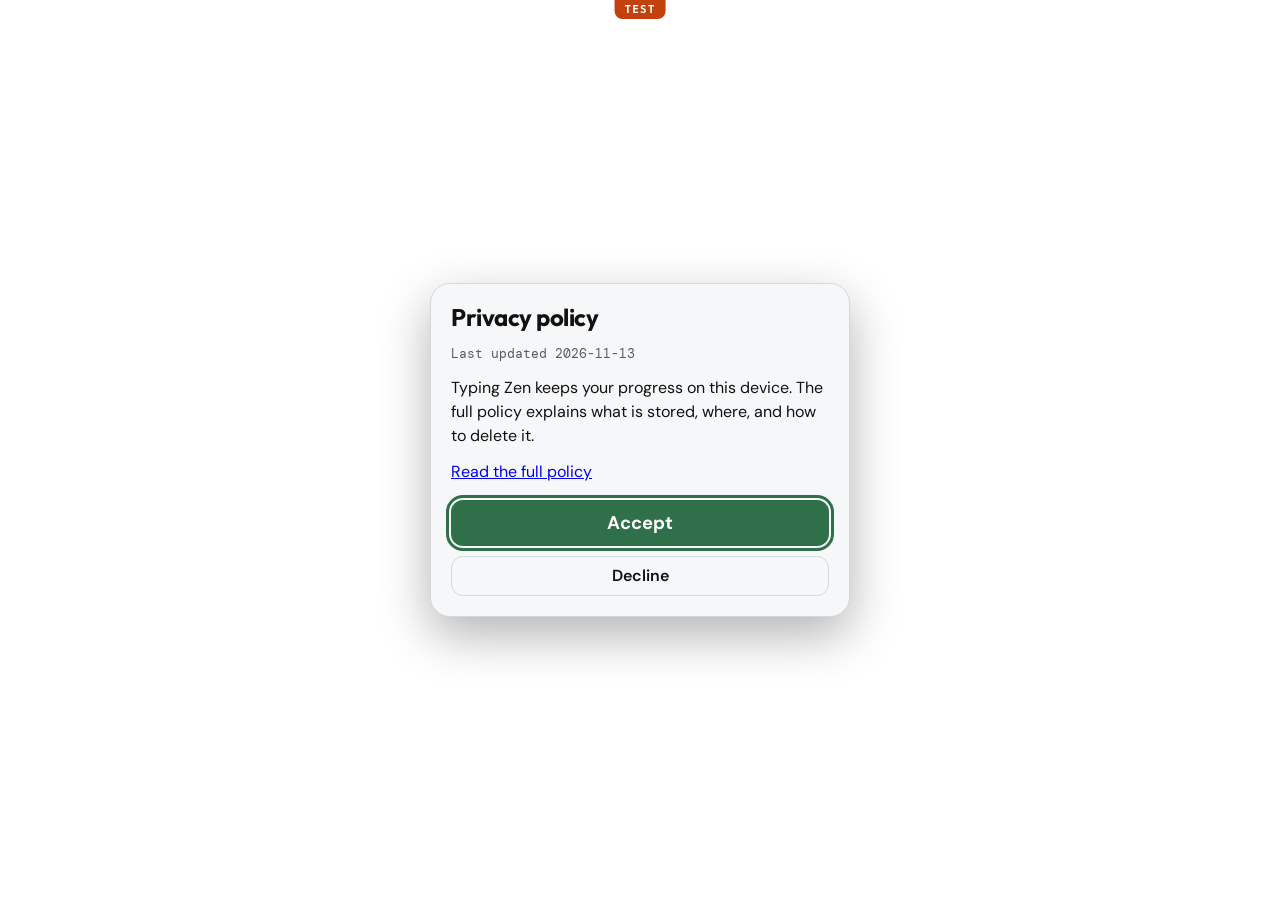
<file: index.html>
<!doctype html>
<html lang="en-GB" data-pp="2026-11-13">
<head>
<meta charset="utf-8">
<meta name="viewport" content="width=device-width, initial-scale=1, viewport-fit=cover">
<title>Typing Zen (Test)</title>
<meta name="robots" content="noindex">
<meta name="description" content="A calm typing game for practising touch typing, spelling, word meanings and grammar.">
<link rel="icon" type="image/png" href="icons/icon-192.png">
<meta name="theme-color" content="#ffffff">
<script>
// Theme, set before the page draws so the wrong one never flashes. Saved apart from progress
// (typingZen.v1) under typingZen.theme: "light" (the default since 2026-11-01, user's request), "dark" or "auto"
// (follows the device). A device that chose one keeps it.
(function () {
  var root = document.documentElement, mode = "light";
  try { var s = localStorage.getItem("typingZen.theme"); if (s === "light" || s === "dark" || s === "auto") mode = s; } catch (e) {}
  window.THEME = {
    mode: mode,
    set: function (m) {
      this.mode = m;
      try { localStorage.setItem("typingZen.theme", m); } catch (e) {}
      this.apply();
    },
    apply: function () {
      if (this.mode === "auto") root.removeAttribute("data-theme"); else root.setAttribute("data-theme", this.mode);
      this.bar();
    },
    // The phone's status bar takes the page background, so it matches light or dark.
    bar: function () {
      var m = document.querySelector('meta[name="theme-color"]');
      var dark = this.mode === "dark" || (this.mode === "auto" && window.matchMedia && matchMedia("(prefers-color-scheme: dark)").matches);
      if (m) m.content = dark ? "#111613" : "#ffffff";
    }
  };
  try { matchMedia("(prefers-color-scheme: dark)").addEventListener("change", function () { window.THEME.bar(); }); } catch (e) {}
  window.THEME.apply();
})();
</script>
<!-- pwa: the home-screen app and its offline copy, like Violin Toolkit (tools/bundle.py leaves this out) -->
<link rel="manifest" href="manifest.webmanifest">
<link rel="apple-touch-icon" href="icons/apple-touch-icon.png">
<meta name="mobile-web-app-capable" content="yes">
<meta name="apple-mobile-web-app-capable" content="yes">
<meta name="apple-mobile-web-app-title" content="TZ Test">
<script>
if ("serviceWorker" in navigator && location.protocol !== "file:") {
  addEventListener("load", function () { navigator.serviceWorker.register("sw.js").catch(function () {}); });
}
</script>
<!-- /pwa -->
<link rel="stylesheet" href="style.css?v=0b92464652">
</head>
<body>
<div class="test-ribbon" aria-hidden="true">TEST</div>
<style>.test-ribbon { position: fixed; z-index: 300; top: 0; left: 50%; transform: translateX(-50%); padding: 2px 10px; border-radius: 0 0 8px 8px; background: #c2410c; color: #fff; font: 700 11px/1.4 ui-monospace, monospace; letter-spacing: .1em; pointer-events: none; }</style>
<div class="app">

  <!-- WELCOME: who is typing (first visit: name and year; later: welcome back) -->
  <!-- Shown first (its panels stay hidden until app.js picks one), so nothing else paints before the script runs. -->
  <section id="welcome" class="screen">
    <header class="brand">
      <img class="logo" src="icons/icon-192.png" alt="" width="64" height="64">
      <div class="brand-text">
        <h1>Typing Zen</h1>
        <p class="tag">Calm fingers, clever words.</p>
      </div>
      <button type="button" class="icon-btn" id="welcomeSettingsBtn" aria-label="Settings" title="Settings" aria-haspopup="dialog"><svg viewBox="0 0 24 24" aria-hidden="true"><circle cx="12" cy="12" r="3"/><path d="M19.4 15a1.65 1.65 0 0 0 .33 1.82l.06.06a2 2 0 0 1 0 2.83 2 2 0 0 1-2.83 0l-.06-.06a1.65 1.65 0 0 0-1.82-.33 1.65 1.65 0 0 0-1 1.51V21a2 2 0 0 1-2 2 2 2 0 0 1-2-2v-.09A1.65 1.65 0 0 0 9 19.4a1.65 1.65 0 0 0-1.82.33l-.06.06a2 2 0 0 1-2.83 0 2 2 0 0 1 0-2.83l.06-.06a1.65 1.65 0 0 0 .33-1.82 1.65 1.65 0 0 0-1.51-1H3a2 2 0 0 1-2-2 2 2 0 0 1 2-2h.09A1.65 1.65 0 0 0 4.6 9a1.65 1.65 0 0 0-.33-1.82l-.06-.06a2 2 0 0 1 0-2.83 2 2 0 0 1 2.83 0l.06.06a1.65 1.65 0 0 0 1.82.33H9a1.65 1.65 0 0 0 1-1.51V3a2 2 0 0 1 2-2 2 2 0 0 1 2 2v.09a1.65 1.65 0 0 0 1 1.51 1.65 1.65 0 0 0 1.82-.33l.06-.06a2 2 0 0 1 2.83 0 2 2 0 0 1 0 2.83l-.06.06a1.65 1.65 0 0 0-.33 1.82V9a1.65 1.65 0 0 0 1.51 1H21a2 2 0 0 1 2 2 2 2 0 0 1-2 2h-.09a1.65 1.65 0 0 0-1.51 1z"/></svg></button>
    </header>

    <div class="intro" id="intro-new" hidden>
      <h2>Hello! Let's get you set up</h2>
      <div class="google-row" id="googleNewRow" hidden>
        <button type="button" class="google-btn" id="googleNew"><svg class="g-logo" viewBox="0 0 48 48" aria-hidden="true"><path fill="#EA4335" d="M24 9.5c3.5 0 6.6 1.2 9.1 3.6l6.8-6.8C35.8 2.4 30.3 0 24 0 14.6 0 6.6 5.4 2.7 13.2l7.9 6.2C12.5 13.6 17.8 9.5 24 9.5z"/><path fill="#4285F4" d="M46.5 24.5c0-1.6-.1-3.1-.4-4.5H24v9h12.7c-.6 3-2.3 5.5-4.8 7.2l7.7 6c4.5-4.2 6.9-10.3 6.9-17.7z"/><path fill="#FBBC05" d="M10.5 28.6c-.5-1.4-.8-3-.8-4.6s.3-3.2.8-4.6l-7.9-6.2C1 16.6 0 20.2 0 24s1 7.4 2.7 10.8l7.8-6.2z"/><path fill="#34A853" d="M24 48c6.5 0 11.9-2.1 15.9-5.8l-7.7-6c-2.2 1.5-5 2.3-8.2 2.3-6.2 0-11.5-4.1-13.4-9.8l-7.9 6.2C6.6 42.6 14.6 48 24 48z"/></svg><span>Sign in with Google</span></button>
        <p class="note">Keeps your progress on any device.</p>
        <p class="field-error" id="googleErr" role="alert" hidden></p>
        <p class="or">or type your name (this device only)</p>
      </div>
      <form id="newForm" novalidate>
        <div class="field">
          <label for="newName">What's your name?</label>
          <input id="newName" type="text" maxlength="20" autocomplete="off" placeholder="e.g. Luke" required aria-required="true" aria-describedby="nameErr">
          <p class="field-error" id="nameErr" role="alert" hidden></p>
          <p class="note" id="googleAs" hidden><span id="googleAsText"></span> <button type="button" class="link" id="googleUndo">Type a name instead</button></p>
        </div>
        <div class="field">
          <p class="field-label" id="yearLabel">Which year are you in?</p>
          <div class="choices" id="newYear" role="radiogroup" aria-labelledby="yearLabel" aria-required="true" aria-describedby="yearErr"></div>
          <p class="field-error" id="yearErr" role="alert" hidden></p>
        </div>
        <div class="intro-actions">
          <button type="submit" class="primary">Let's start</button>
          <button type="button" class="ghost" id="newBack" hidden>Back</button>
        </div>
      </form>
    </div>

    <div class="intro" id="intro-back" hidden>
      <h2>Welcome back, <span id="backName"></span>!</h2>
      <div class="week">
        <p class="week-line" id="weekLine"></p>
        <ol class="week-chart" id="weekChart" aria-label="Words tested each day, last 7 days: right first try, practised and to practise" hidden></ol>
        <div class="week-foot">
          <p class="week-key" id="weekKey" aria-hidden="true" hidden><span><i class="first"></i>Right first try</span><span><i class="practised"></i>Practised</span><span><i class="again"></i>To practise</span></p>
          <div class="week-btns">
            <button type="button" class="ghost small" id="missedBtn" aria-haspopup="dialog" hidden>See the words</button>
            <button type="button" class="ghost small" id="rankBtn" aria-haspopup="dialog" hidden>🏆 See where you rank</button>
          </div>
        </div>
        <p class="week-line" id="masterLine" hidden></p>
        <div class="master-chart" id="masterChart" hidden></div>
      </div>
      <div class="intro-actions">
        <button type="button" class="primary" id="continueBtn">Continue</button>
        <button type="button" class="ghost" id="switchBtn">Switch user</button>
      </div>
    </div>

    <div class="intro" id="intro-switch" hidden>
      <h2>Who's typing?</h2>
      <div class="user-list" id="userList"></div>
      <div class="intro-actions">
        <button type="button" class="ghost google-btn" id="googleSwitch" hidden><svg class="g-logo" viewBox="0 0 48 48" aria-hidden="true"><path fill="#EA4335" d="M24 9.5c3.5 0 6.6 1.2 9.1 3.6l6.8-6.8C35.8 2.4 30.3 0 24 0 14.6 0 6.6 5.4 2.7 13.2l7.9 6.2C12.5 13.6 17.8 9.5 24 9.5z"/><path fill="#4285F4" d="M46.5 24.5c0-1.6-.1-3.1-.4-4.5H24v9h12.7c-.6 3-2.3 5.5-4.8 7.2l7.7 6c4.5-4.2 6.9-10.3 6.9-17.7z"/><path fill="#FBBC05" d="M10.5 28.6c-.5-1.4-.8-3-.8-4.6s.3-3.2.8-4.6l-7.9-6.2C1 16.6 0 20.2 0 24s1 7.4 2.7 10.8l7.8-6.2z"/><path fill="#34A853" d="M24 48c6.5 0 11.9-2.1 15.9-5.8l-7.7-6c-2.2 1.5-5 2.3-8.2 2.3-6.2 0-11.5-4.1-13.4-9.8l-7.9 6.2C6.6 42.6 14.6 48 24 48z"/></svg><span>Sign in with Google</span></button>
        <button type="button" class="ghost" id="switchNew">I'm new here</button>
        <button type="button" class="ghost" id="switchBack">Back</button>
      </div>
    </div>
  </section>

  <!-- HOME -->
  <section id="home" class="screen" hidden>
    <header class="brand">
      <img class="logo" src="icons/icon-192.png" alt="" width="64" height="64">
      <div class="brand-text">
        <h1>Typing Zen</h1>
        <p class="tag">Calm fingers, clever words.</p>
      </div>
      <button type="button" class="icon-btn" id="settingsBtn" aria-label="Settings" title="Settings" aria-haspopup="dialog"><svg viewBox="0 0 24 24" aria-hidden="true"><circle cx="12" cy="12" r="3"/><path d="M19.4 15a1.65 1.65 0 0 0 .33 1.82l.06.06a2 2 0 0 1 0 2.83 2 2 0 0 1-2.83 0l-.06-.06a1.65 1.65 0 0 0-1.82-.33 1.65 1.65 0 0 0-1 1.51V21a2 2 0 0 1-2 2 2 2 0 0 1-2-2v-.09A1.65 1.65 0 0 0 9 19.4a1.65 1.65 0 0 0-1.82.33l-.06.06a2 2 0 0 1-2.83 0 2 2 0 0 1 0-2.83l.06-.06a1.65 1.65 0 0 0 .33-1.82 1.65 1.65 0 0 0-1.51-1H3a2 2 0 0 1-2-2 2 2 0 0 1 2-2h.09A1.65 1.65 0 0 0 4.6 9a1.65 1.65 0 0 0-.33-1.82l-.06-.06a2 2 0 0 1 0-2.83 2 2 0 0 1 2.83 0l.06.06a1.65 1.65 0 0 0 1.82.33H9a1.65 1.65 0 0 0 1-1.51V3a2 2 0 0 1 2-2 2 2 0 0 1 2 2v.09a1.65 1.65 0 0 0 1 1.51 1.65 1.65 0 0 0 1.82-.33l.06-.06a2 2 0 0 1 2.83 0 2 2 0 0 1 0 2.83l-.06.06a1.65 1.65 0 0 0-.33 1.82V9a1.65 1.65 0 0 0 1.51 1H21a2 2 0 0 1 2 2 2 2 0 0 1-2 2h-.09a1.65 1.65 0 0 0-1.51 1z"/></svg></button>
    </header>

    <div class="hello">
      <p class="hello-name">Hi, <b id="userName"></b></p>
      <div class="today-row">
        <p class="today" id="todayStats"></p>
        <button type="button" class="ghost small" id="statsBtn">View stats</button>
      </div>
      <div class="history">
        <p class="stats" id="homeStats"></p>
      </div>
    </div>

    <div class="block">
      <h2 class="label">Spelling level</h2>
      <div class="levels" id="levels" role="radiogroup" aria-label="Spelling level"></div>
    </div>

    <div class="block">
      <h2 class="label">Choose a game</h2>
      <div class="modes">
        <button class="mode" disabled data-mode="warm"><span class="ico">⌨️</span><b>Warm-up</b></button>
        <button class="mode" data-mode="words"><span class="ico">🌼</span><b>Word Garden</b></button>
        <button class="mode" data-mode="spell" aria-haspopup="dialog"><span class="ico">🐝</span><b>Spelling Bee</b></button>
        <button class="mode" data-mode="practise" id="practiseBtn" disabled><span class="ico">✏️</span><b>Practice</b><span id="practiseInfo"></span></button>
        <button class="mode" disabled hidden data-mode="sentences"><span class="ico">🌊</span><b>Sentence Stream</b></button>
        <button class="mode" disabled hidden data-mode="fixit"><span class="ico">🔧</span><b>Fix-It</b></button>
        <button class="mode" disabled data-mode="tricky" id="trickyBtn" hidden><span class="ico">🎯</span><b>Tricky Words</b><span id="trickyInfo"></span></button>
      </div>
    </div>

  </section>

  <!-- PLAY -->
  <section id="play" class="screen" hidden>
    <div class="topbar">
      <button class="ghost" id="backBtn">← Home</button>
      <div class="title" id="modeTitle"></div>
      <div class="clock" id="clock" role="timer" aria-label="Time left" hidden></div>
      <div class="live"><span id="liveWpm">0</span> wpm · <span id="liveAcc">100</span>%</div>
      <button class="ghost sound" id="muteBtn"></button>
    </div>
    <div class="trail" id="trail" aria-label="Progress"></div>

    <div class="stage">
      <div class="card" id="card"></div>
      <div class="line" id="line"></div>
      <div class="msg" id="msg" aria-live="polite"></div>
      <!-- Touch screens type through this hidden box, which brings up the device's own keyboard. -->
      <input class="typer" id="typer" type="text" autocomplete="off" autocorrect="off" autocapitalize="off" spellcheck="false" enterkeyhint="next" aria-label="Type here">
    </div>

    <div class="finger" id="finger"></div>
    <div class="kbd" id="kbd" aria-hidden="true"></div>
    <button type="button" class="kbd-toggle" id="kbdToggle" hidden><svg viewBox="0 0 24 24" aria-hidden="true"><rect x="2" y="6" width="20" height="13" rx="2"/><path d="M6 10h1M10 10h1M14 10h1M18 10h1M6 13.5h1M10 13.5h1M14 13.5h1M18 13.5h1M8 16.5h8"/></svg></button>
  </section>

  <!-- RESULTS -->
  <section id="results" class="screen" hidden>
    <div class="result">
      <div class="stars" id="stars"></div>
      <h2 id="resTitle">Round complete</h2>
      <div class="figures">
        <div id="figMastered" hidden><b id="resMastered">0</b><span>new words mastered</span></div>
        <div id="figFirst" hidden><b id="resFirst">0</b><span>right first try</span></div>
        <div id="figStruggled" hidden><b id="resStruggled">0</b><span>needs more practice</span></div>
        <div><b id="resWpm">0</b><span>words per minute</span></div>
        <div><b id="resAcc">0%</b><span>accuracy (per key press)</span></div>
        <div id="figItems"><b id="resItems">0</b><span>done</span></div>
      </div>
      <div id="resTricky"></div>
      <button type="button" class="ghost board-btn" id="boardBtn" aria-haspopup="dialog" hidden>🏆 See where you rank</button>
      <div class="actions">
        <button class="primary" id="againBtn">Play again <kbd>Enter</kbd></button>
        <button class="ghost" id="homeBtn">Home <kbd>Esc</kbd></button>
      </div>
    </div>
  </section>

</div>

<!-- SETTINGS -->
<div class="sheet" id="sheet" role="dialog" aria-modal="true" aria-labelledby="sheetTitle" hidden>
  <div class="sheet-card" id="sheetCard" tabindex="-1">
    <div class="sheet-body">
    <h2 id="sheetTitle">Settings</h2>
    <h3 id="lblLang">Language · Sprog</h3>
    <div class="segc" role="radiogroup" aria-labelledby="lblLang" id="segLang">
      <button type="button" role="radio" aria-checked="false" data-lang="en" lang="en">English</button>
      <button type="button" role="radio" aria-checked="false" data-lang="da" lang="da">Dansk</button>
      <button type="button" role="radio" aria-checked="false" data-lang="zh" lang="zh-CN">中文</button>
    </div>
    <p class="note" id="langNote" hidden></p>
    <h3 class="user-only" id="lblYear">Your year</h3>
    <div class="choices user-only" role="radiogroup" aria-labelledby="lblYear" id="segYear"></div>
    <h3 class="user-only" id="lblSound">Key sound</h3>
    <div class="choices sounds user-only" role="radiogroup" aria-labelledby="lblSound" id="segSound"></div>
    <div class="user-only" id="voiceRow">
      <h3 id="lblVoice">Voice for words and sentences</h3>
      <div class="voice-row">
        <select id="voiceSel" aria-labelledby="lblVoice"></select>
        <button type="button" class="ghost small" id="voiceTry">Try</button>
      </div>
      <p class="note" id="voiceNote" hidden>This device has no English voice, so words are read in its own voice.</p>
      <p class="note" id="silentNote" hidden>No sound? Check that the iPhone or iPad isn't on silent, and turn the volume up.</p>
    </div>
    <h3 class="user-only" id="lblOrder">Practice order</h3>
    <div class="segc user-only" role="radiogroup" aria-labelledby="lblOrder" id="segOrder">
      <button type="button" role="radio" aria-checked="false" data-order="order">In order</button>
      <button type="button" role="radio" aria-checked="false" data-order="random">Random</button>
    </div>
    <h3 class="user-only" id="lblShare">Share my results</h3>
    <div class="segc user-only" role="radiogroup" aria-labelledby="lblShare" id="segShare">
      <button type="button" role="radio" aria-checked="false" data-share="yes">Yes</button>
      <button type="button" role="radio" aria-checked="false" data-share="no">No</button>
    </div>
    <p class="note user-only" id="shareNote"></p>
    <h3 id="lblApp">Appearance</h3>
    <div class="segc" role="radiogroup" aria-labelledby="lblApp" id="segApp">
      <button type="button" role="radio" aria-checked="false" data-theme-mode="light">Light</button>
      <button type="button" role="radio" aria-checked="false" data-theme-mode="dark">Dark</button>
      <button type="button" role="radio" aria-checked="false" data-theme-mode="auto">Automatic</button>
    </div>
    <h3 class="user-only" id="lblUser">User</h3>
    <div class="user-row user-only">
      <button type="button" class="ghost small" id="switchUserBtn">Switch user</button>
      <button type="button" class="ghost small" id="clearBtn">Clear history</button>
      <button type="button" class="ghost small" id="logoutBtn" hidden>Log out</button>
      <button type="button" class="ghost small" id="eraseBtn" hidden>Delete my data from Google</button>
    </div>
    <div class="sync-row" id="syncRow" hidden>
      <p class="note" id="syncNote"></p>
      <button type="button" class="ghost small" id="syncSignIn" hidden>Sign in with Google again</button>
    </div>
    <div class="clear-confirm" id="logoutConfirm" role="alert" hidden>
      <p id="logoutAsk"></p>
      <div class="user-row">
        <button type="button" class="danger small" id="logoutYes">Log out</button>
        <button type="button" class="ghost small" id="logoutNo">Cancel</button>
      </div>
    </div>
    <div class="clear-confirm" id="eraseConfirm" role="alert" hidden>
      <p id="eraseAsk"></p>
      <div class="user-row">
        <button type="button" class="danger small" id="eraseYes"></button>
        <button type="button" class="ghost small" id="eraseNo">Cancel</button>
      </div>
    </div>
    <div class="clear-confirm" id="clearConfirm" role="alert" hidden>
      <p id="clearAsk"></p>
      <div class="user-row">
        <button type="button" class="danger small" id="clearYes"></button>
        <button type="button" class="ghost small" id="clearNo">Cancel</button>
      </div>
    </div>
    <div id="installRow">
      <h3 id="lblInstall">Add to Home Screen</h3>
      <button type="button" class="howto-btn" id="openHowto" aria-haspopup="dialog"><svg viewBox="0 0 24 24" aria-hidden="true"><rect x="7" y="2.5" width="10" height="19" rx="2.5"/><path d="M12 8v6m0 0l-2.5-2.5M12 14l2.5-2.5"/><path d="M11 18.5h2"/></svg><span>Add Typing Zen to your Home Screen</span></button>
    </div>
    <h3 id="lblStar">Like this app?</h3>
    <a class="howto-btn" id="starLink" href="https://github.com/trix69/typing-zen" target="_blank" rel="noopener noreferrer"><svg viewBox="0 0 24 24" aria-hidden="true"><path d="M12 3.5l2.6 5.4 5.9.8-4.3 4.1 1 5.9L12 16.9l-5.2 2.8 1-5.9-4.3-4.1 5.9-.8z"/></svg><span>Star on GitHub</span></a>
    <h3 id="lblSup">Support</h3>
    <div class="support">
      <a class="howto-btn support-btn" id="coffeeLink" href="https://buymeacoffee.com/trinks" target="_blank" rel="noopener noreferrer"><span aria-hidden="true">☕</span><span>Buy me a coffee</span></a>
      <img class="support-qr" src="icons/bmc-qr.png" alt="QR code for buymeacoffee.com/trinks" title="QR code for buymeacoffee.com/trinks" width="128" height="128">
    </div>
    <h3 id="lblPp">Privacy policy</h3>
    <div class="pp-row">
      <p class="note" id="ppState"></p>
      <button type="button" class="ghost small" id="ppOpen">Show the privacy policy</button>
    </div>
    <h3 id="lblUpd">Automatic update check</h3>
    <div class="segc" role="radiogroup" aria-labelledby="lblUpd" id="segUpd">
      <button type="button" role="radio" aria-checked="true" data-upd="on">On</button>
      <button type="button" role="radio" aria-checked="false" data-upd="off">Off</button>
    </div>
    <button type="button" class="ver" id="verBtn"><span>Version <span id="appVersion" data-build="0b92464652">1.23-test</span></span> · <span id="verMsg">Check for updates</span></button>
    </div>
    <button type="button" class="sheet-done" id="sheetDone">Done</button>
  </div>
</div>
<!-- ADD TO HOME SCREEN: how to add Typing Zen to a device (like Violin Toolkit's) -->
<div class="sheet" id="howto" role="dialog" aria-modal="true" aria-labelledby="howtoTitle" hidden>
  <div class="sheet-card" id="howtoCard" tabindex="-1">
    <div class="sheet-body">
    <h2 id="howtoTitle">Add to Home Screen</h2>
    <div class="segc" role="radiogroup" aria-label="Device" id="segDev">
      <button type="button" role="radio" aria-checked="false" data-dev="ios">iPhone / iPad</button>
      <button type="button" role="radio" aria-checked="false" data-dev="android">Android</button>
      <button type="button" role="radio" aria-checked="false" data-dev="desktop">Mac / PC</button>
    </div>
    <ol class="howto-steps" id="stepsIos" hidden>
      <li><span>Open this page in Safari.</span></li>
      <li><span>Tap the Share button.</span><svg viewBox="0 0 24 24" aria-hidden="true"><path d="M12 15V3m0 0L8 7m4-4l4 4"/><path d="M7 10H6a2 2 0 0 0-2 2v7a2 2 0 0 0 2 2h12a2 2 0 0 0 2-2v-7a2 2 0 0 0-2-2h-1"/></svg></li>
      <li><span>Scroll down and tap Add to Home Screen.</span><svg viewBox="0 0 24 24" aria-hidden="true"><rect x="4" y="4" width="16" height="16" rx="3"/><path d="M12 8.5v7M8.5 12h7"/></svg></li>
      <li><span>Keep Open as Web App switched on, then tap Add.</span></li>
      <li><span>Open Typing Zen from the new Home Screen icon.</span></li>
    </ol>
    <ol class="howto-steps" id="stepsAndroid" hidden>
      <li><span>Open this page in Chrome.</span></li>
      <li><span>Tap the menu button.</span><svg viewBox="0 0 24 24" aria-hidden="true"><circle cx="12" cy="5" r="1.2"/><circle cx="12" cy="12" r="1.2"/><circle cx="12" cy="19" r="1.2"/></svg></li>
      <li><span>Tap Install app, or Add to Home screen.</span><svg viewBox="0 0 24 24" aria-hidden="true"><rect x="4" y="4" width="16" height="16" rx="3"/><path d="M12 8.5v7M8.5 12h7"/></svg></li>
      <li><span>Tap Install to confirm.</span></li>
      <li><span>Open Typing Zen from the new icon.</span></li>
    </ol>
    <ol class="howto-steps" id="stepsDesktop" hidden>
      <li><span>Open this page in Chrome or Edge.</span></li>
      <li><span>Click the install icon at the right end of the address bar.</span><svg viewBox="0 0 24 24" aria-hidden="true"><rect x="3" y="4" width="18" height="13" rx="2"/><path d="M12 7.5v6m0 0l-2.5-2.5M12 13.5l2.5-2.5"/><path d="M8 20.5h8"/></svg></li>
      <li><span>Click Install to confirm.</span></li>
      <li><span>Open Typing Zen from its new icon.</span></li>
    </ol>
    <p class="howto-note">Signing in with Google and syncing progress need the internet.</p>
    <p class="howto-note" id="howtoDesk" hidden>No install icon? Open the browser menu and choose Install Typing Zen. In Safari on a Mac, use File, then Add to Dock. Firefox cannot install apps; keep a bookmark instead.</p>
    </div>
    <button type="button" class="sheet-done" id="howtoDone">Done</button>
  </div>
</div>
<!-- SPELLING BEE: how long (user's request, 2026-10-28) -->
<div class="sheet" id="lenSheet" role="dialog" aria-modal="true" aria-labelledby="lenTitle" hidden>
  <div class="sheet-card" id="lenCard" tabindex="-1">
    <h2 id="lenTitle">🐝 Spelling Bee</h2>
    <div class="len-choices" id="lenChoices"></div>
    <button type="button" class="sheet-done" id="lenCancel">Cancel</button>
  </div>
</div>
<!-- THE WORDS OF THE LAST 7 DAYS: right first try and needs more practice (over the stats on the welcome screen) -->
<div class="sheet" id="missedSheet" role="dialog" aria-modal="true" aria-labelledby="missedTitle" hidden>
  <div class="sheet-card" id="missedCard" tabindex="-1">
    <div class="sheet-body">
    <h2 id="missedTitle">Last 7 days</h2>
    <div id="missedDays"></div>
    </div>
    <button type="button" class="sheet-done" id="missedDone">Done</button>
  </div>
</div>
<!-- SHARE: asked after a Spelling Bee (Google users who haven't decided) -->
<div class="sheet" id="shareSheet" role="dialog" aria-modal="true" aria-labelledby="shareTitle" hidden>
  <div class="sheet-card" id="shareCard" tabindex="-1">
    <h2 id="shareTitle">Compare your words with other users?</h2>
    <p class="note" id="shareAbout"></p>
    <div class="share-actions">
      <button type="button" class="primary" id="shareYes">Yes, share</button>
      <button type="button" class="ghost" id="shareNo">No</button>
    </div>
  </div>
</div>
<!-- NEW VERSION: asked when the app opens and a newer release is on the site (like Violin Toolkit's) -->
<div class="sheet" id="updSheet" role="dialog" aria-modal="true" aria-labelledby="updTitle" aria-describedby="updMsg" hidden>
  <div class="sheet-card" id="updCard" tabindex="-1">
    <h2 id="updTitle">New version</h2>
    <p class="note" id="updMsg"></p>
    <div class="share-actions">
      <button type="button" class="primary" id="updNow">Update</button>
      <button type="button" class="ghost" id="updLater">Later</button>
    </div>
  </div>
</div>
<!-- BOARD: words tested in the last 7 days, everyone who shares -->
<div class="sheet" id="boardSheet" role="dialog" aria-modal="true" aria-labelledby="boardTitle" hidden>
  <div class="sheet-card" id="boardCard" tabindex="-1">
    <div class="sheet-body">
    <h2 id="boardTitle">Top spellers this week</h2>
    <p class="note" id="boardNote">Words tested in the last 7 days</p>
    <div id="boardBody"></div>
    </div>
    <button type="button" class="sheet-done" id="boardDone">Done</button>
  </div>
</div>
<!-- SIGN IN WITH GOOGLE: what it means, asked every time before Google is opened (user's request, 2026-11-12) -->
<div class="sheet" id="gSheet" role="dialog" aria-modal="true" aria-labelledby="gTitle" aria-describedby="gText" hidden>
  <div class="sheet-card" id="gCard" tabindex="-1">
    <h2 id="gTitle">Sign in with Google</h2>
    <p id="gText">Signing in with Google lets your progress follow you to your other devices. Google tells Typing Zen your name, e-mail address and profile picture, and your progress and Spelling Bee rounds are saved with Google (Firebase, in Sydney, Australia). Your name and e-mail address are not saved there. You can delete it all in Settings: Delete my data from Google.</p>
    <p><a id="gLink" href="docs/privacy.html" target="_blank" rel="noopener">Read the full policy</a></p>
    <div class="share-actions">
      <button type="button" class="primary" id="gContinue">Continue</button>
      <button type="button" class="ghost" id="gCancel">Cancel</button>
    </div>
  </div>
</div>
<!-- PRIVACY POLICY: must be accepted before the app runs; the date is <html data-pp> (tools/version.py pp) -->
<div class="sheet pp-sheet" id="ppSheet" role="dialog" aria-modal="true" aria-labelledby="ppTitle" aria-describedby="ppText" hidden>
  <div class="sheet-card" id="ppCard" tabindex="-1">
    <h2 id="ppTitle">Privacy policy</h2>
    <p class="note pp-date" id="ppDate"></p>
    <p id="ppText">Typing Zen keeps your progress on this device. The full policy explains what is stored, where, and how to delete it.</p>
    <p><a id="ppLink" href="docs/privacy.html" target="_blank" rel="noopener">Read the full policy</a></p>
    <p class="pp-need" id="ppNeed" role="alert" hidden>The app needs your agreement to the privacy policy to run.</p>
    <div class="share-actions">
      <button type="button" class="primary" id="ppAccept">Accept</button>
      <button type="button" class="ghost" id="ppDecline">Decline</button>
    </div>
  </div>
</div>
<script src="words.js?v=0b92464652"></script>
<script src="words-da.js?v=0b92464652"></script>
<script src="words-zh.js?v=0b92464652"></script>
<script src="data.js?v=0b92464652"></script>
<script src="app.js?v=0b92464652"></script>
</body>
</html>
</file>
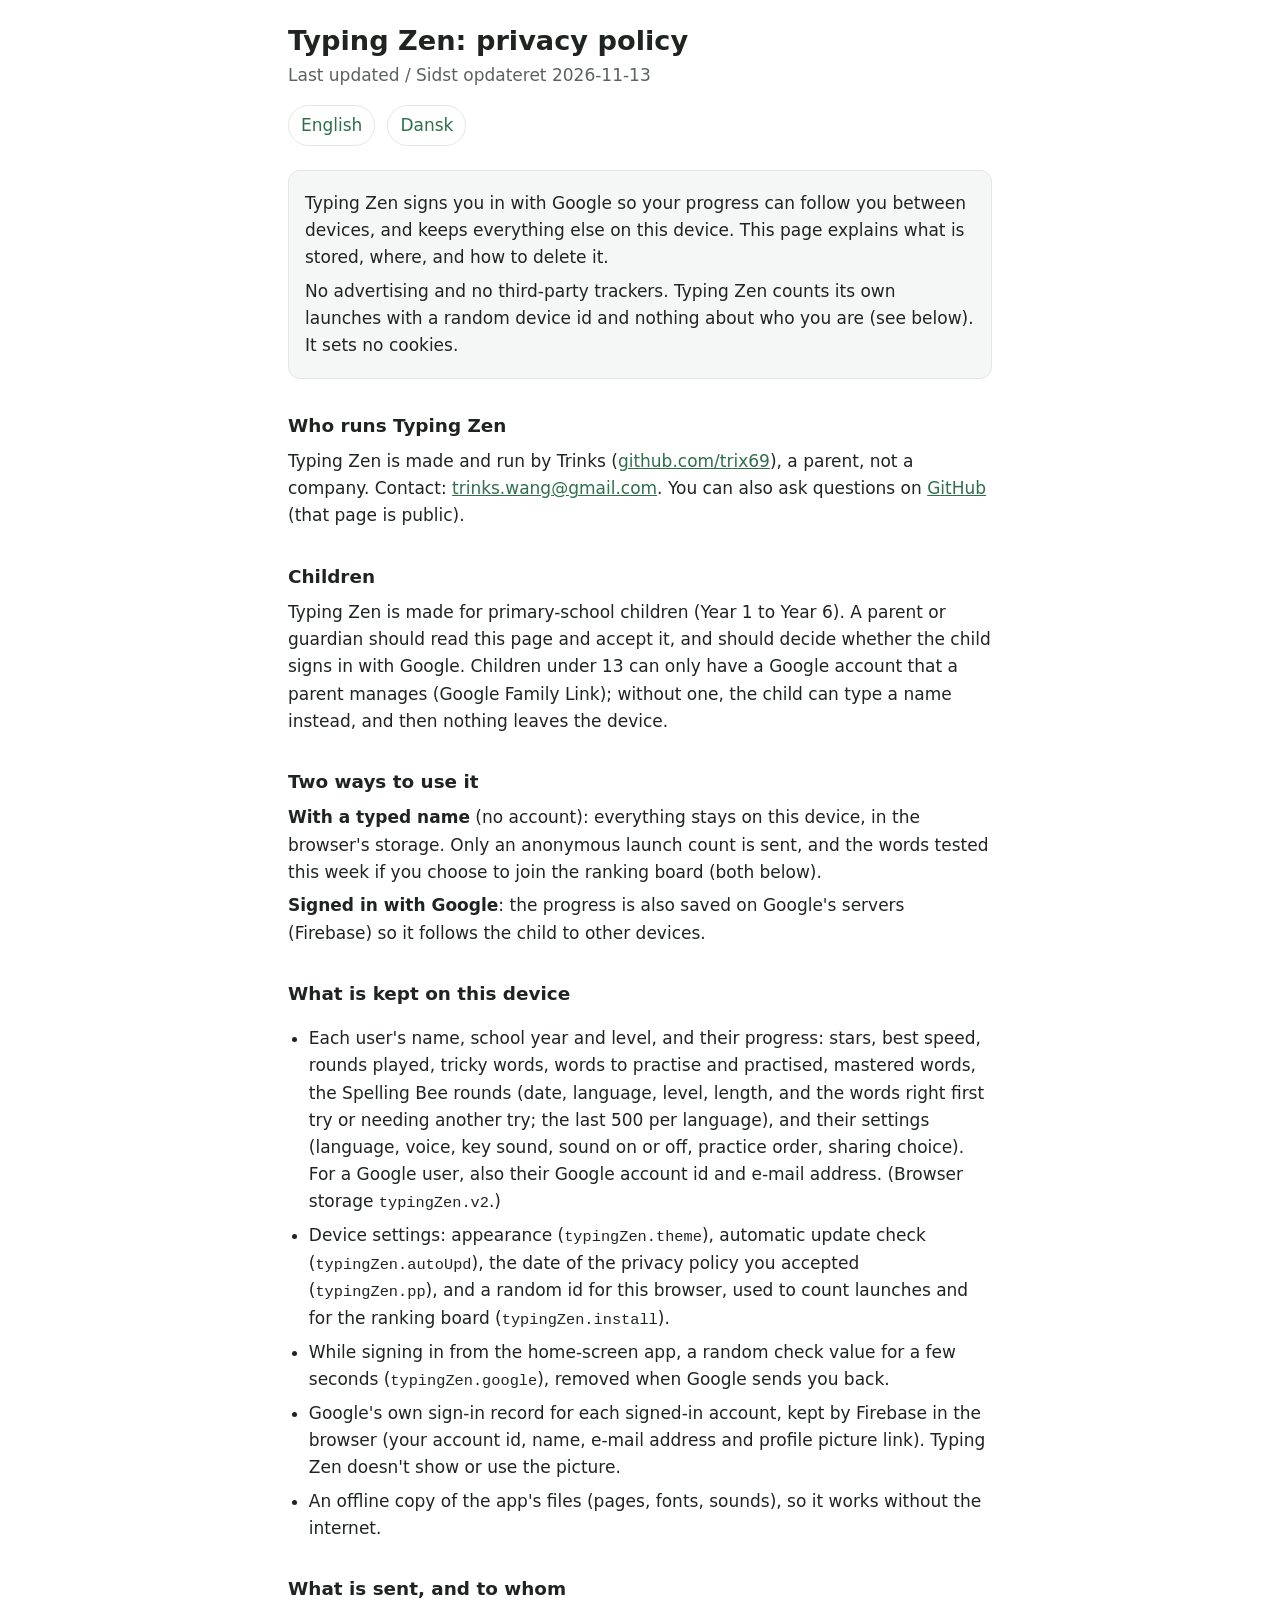
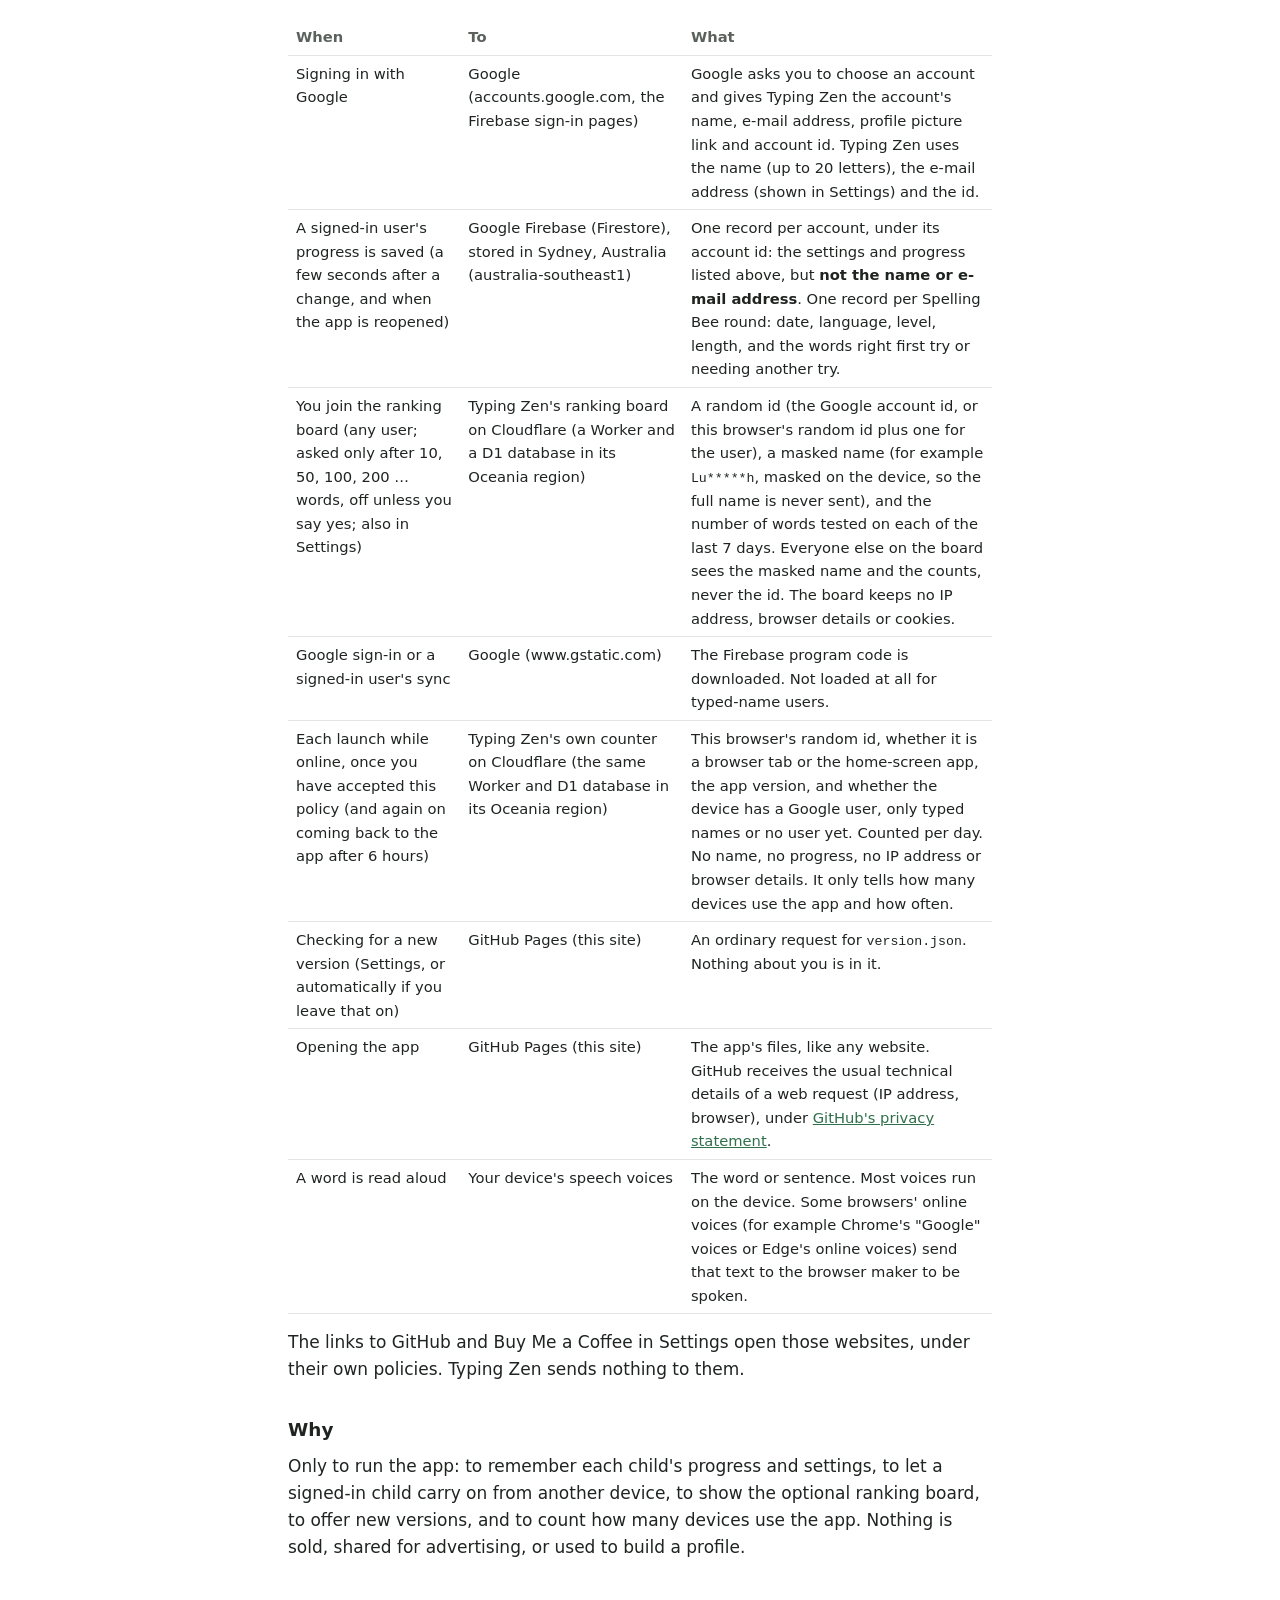
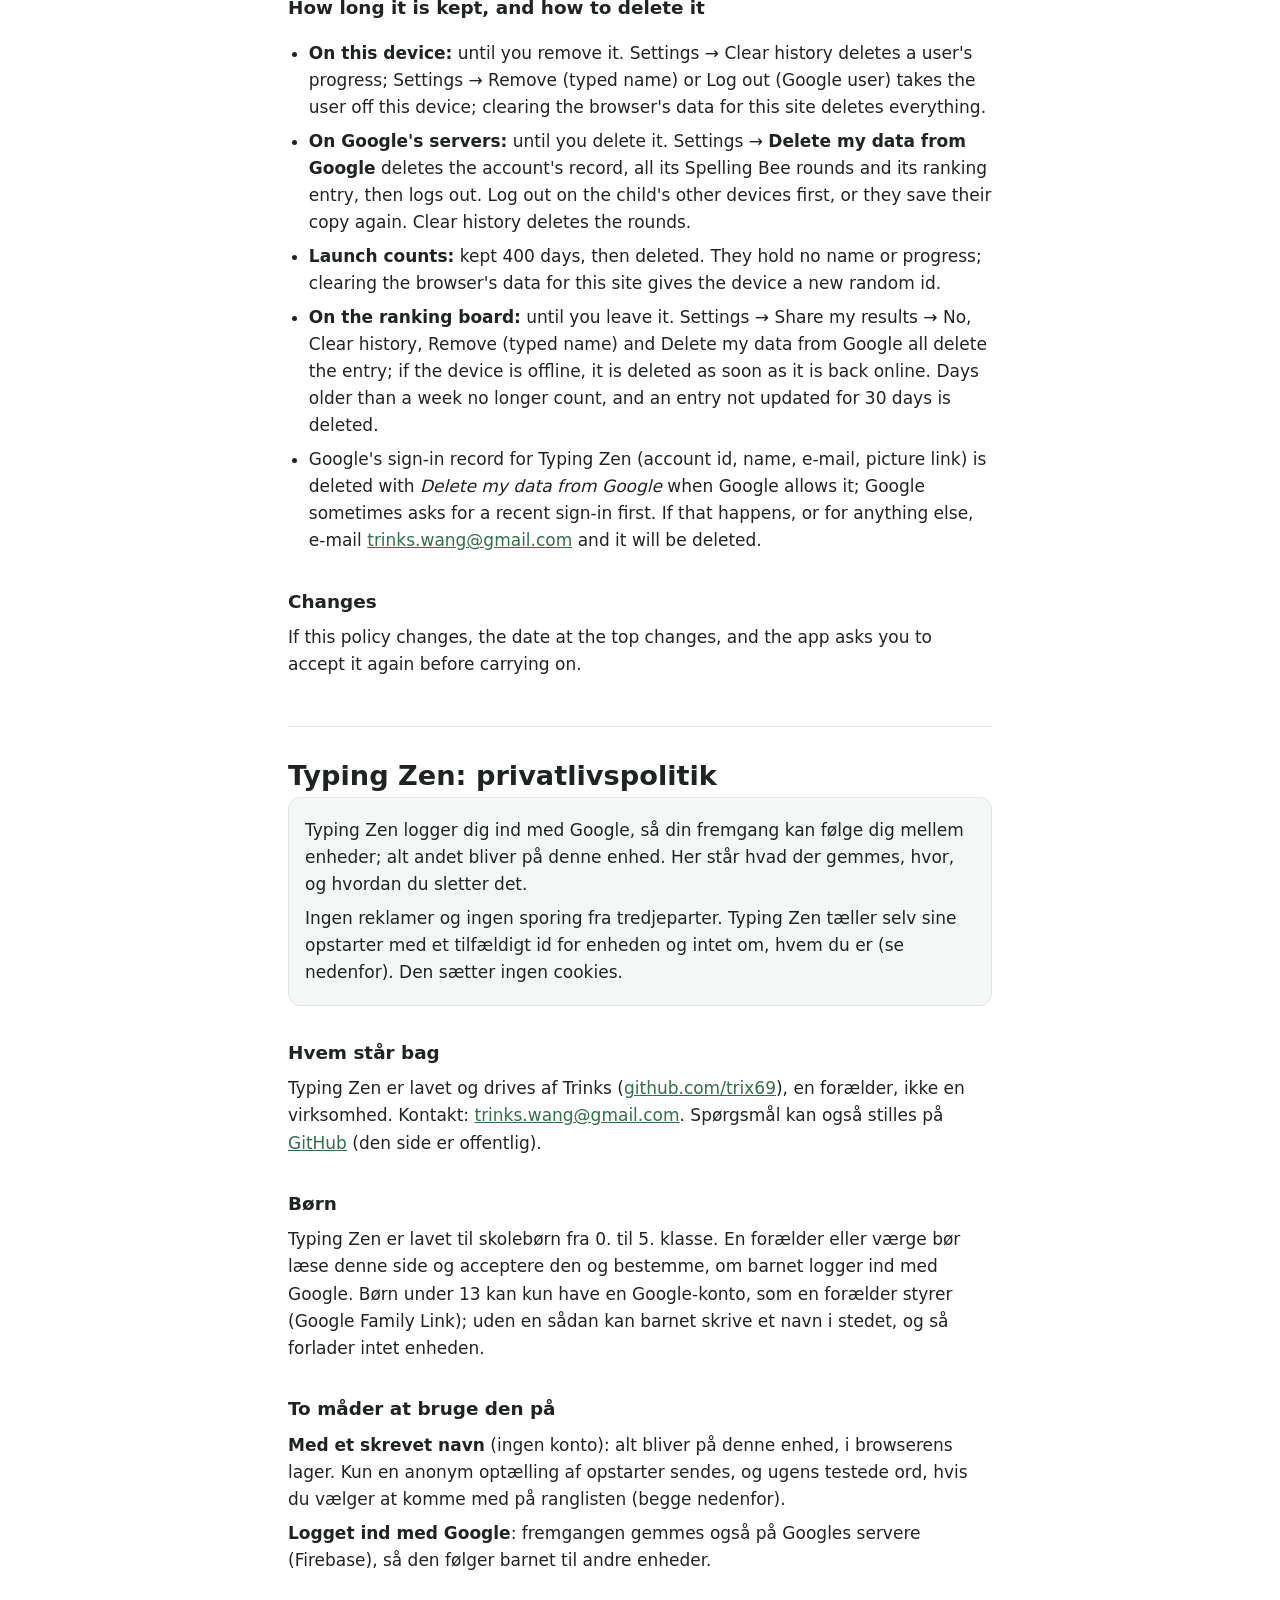
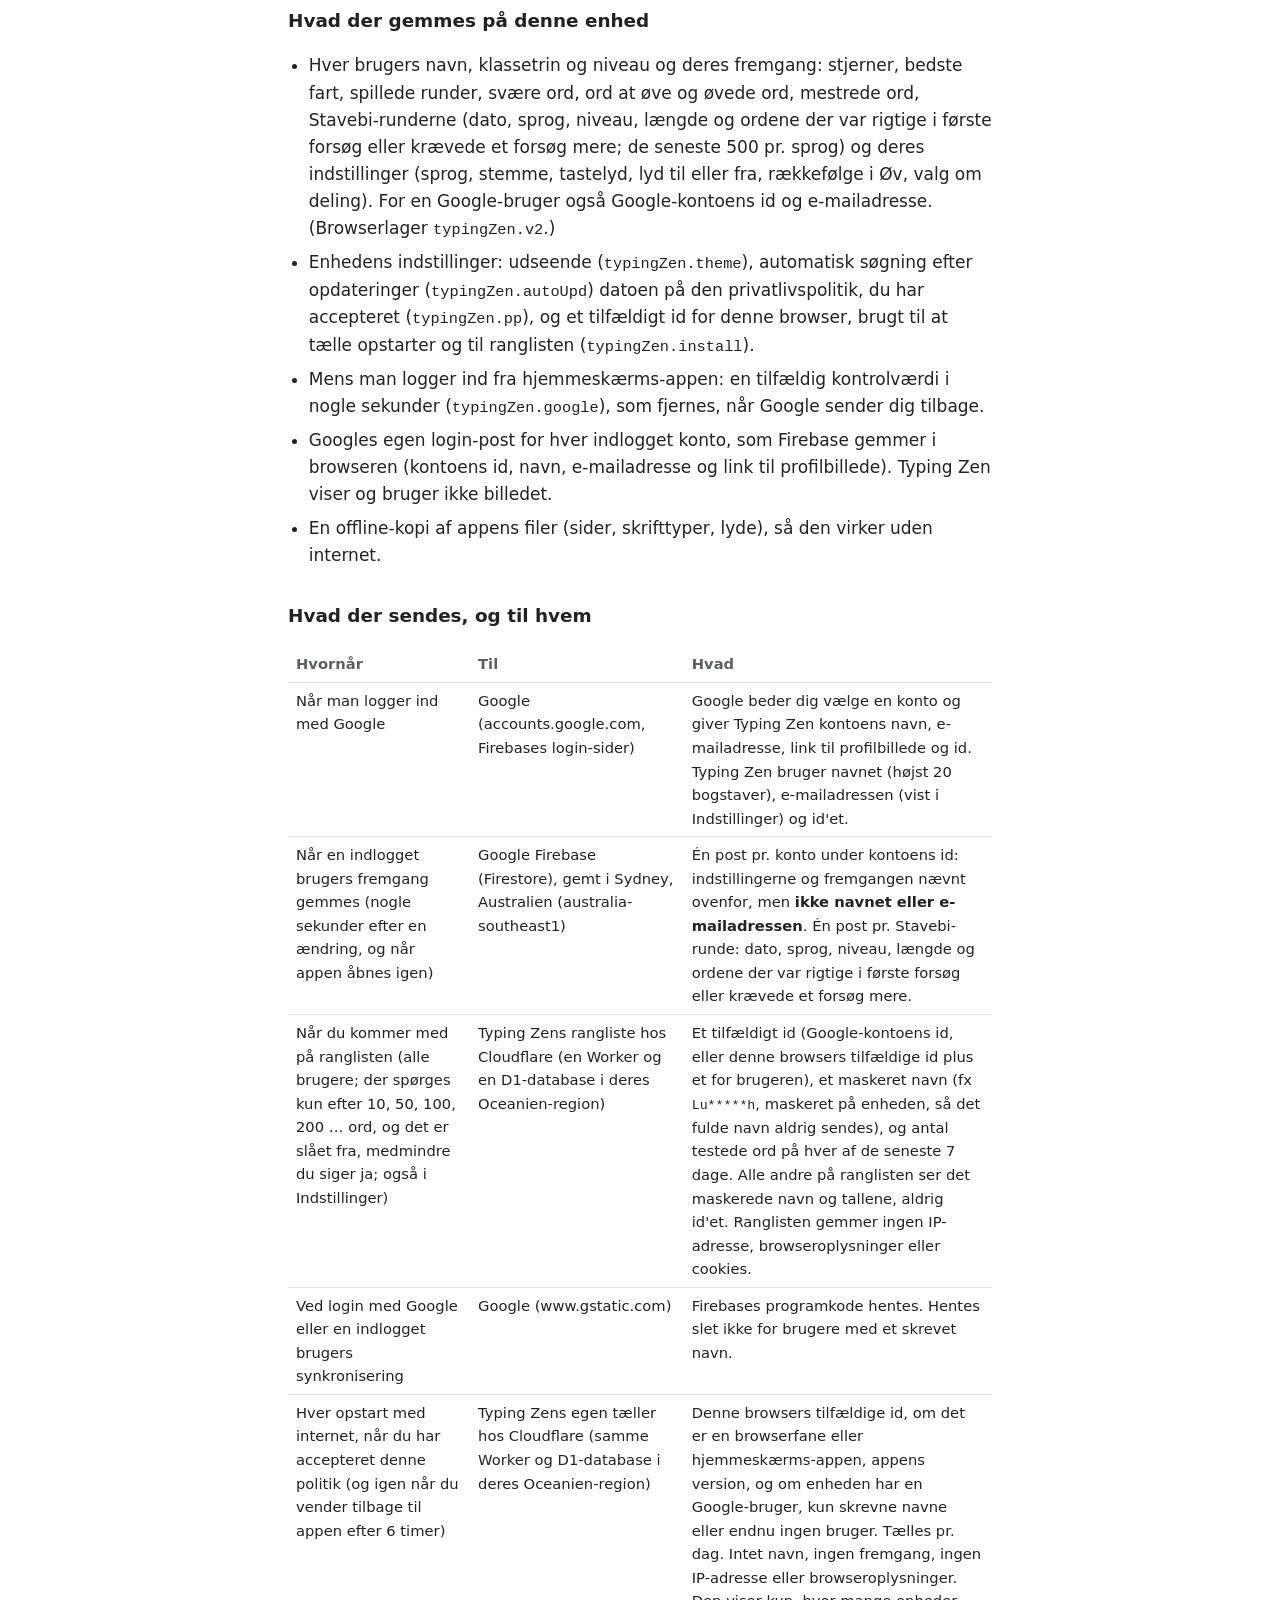
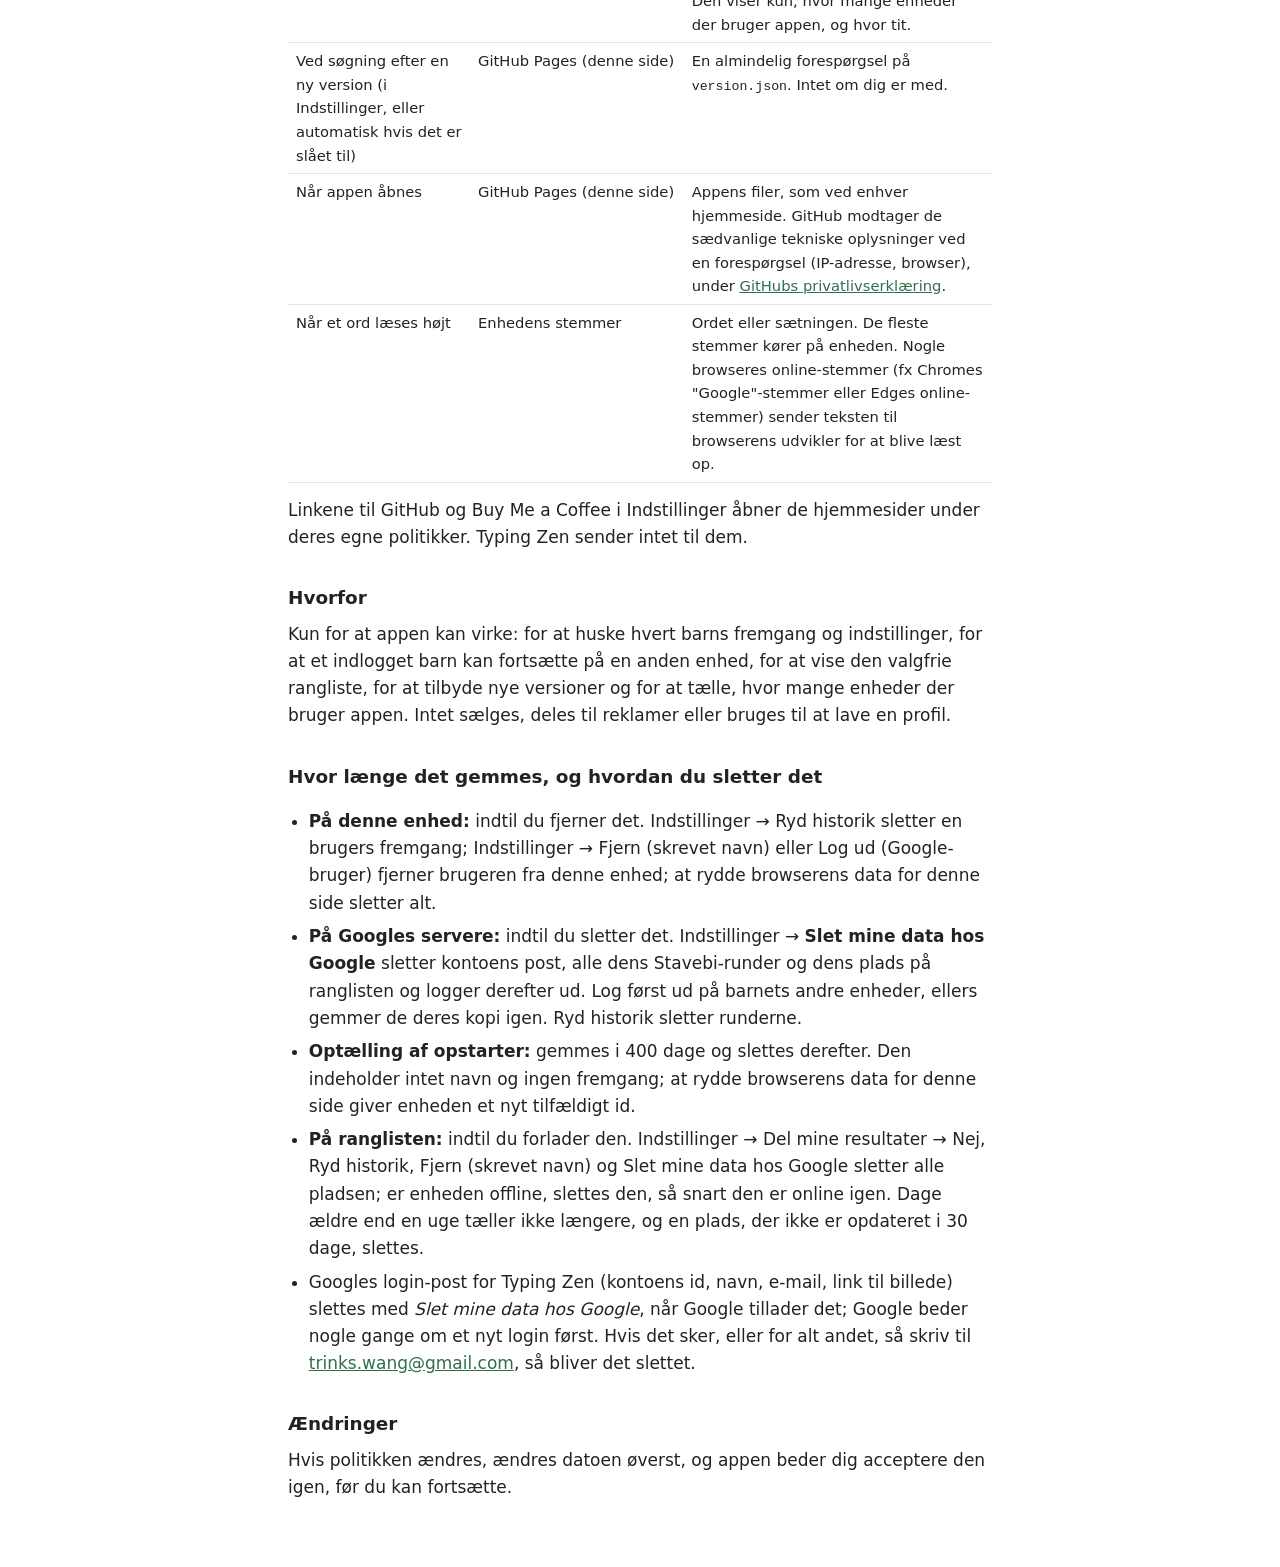
<file: docs/privacy.html>
<!doctype html>
<html lang="en-GB">
<head>
<meta charset="utf-8">
<meta name="viewport" content="width=device-width, initial-scale=1">
<meta name="pp-version" content="2026-11-13">
<meta name="robots" content="index">
<title>Typing Zen: privacy policy</title>
<link rel="icon" type="image/png" href="../icons/icon-192.png">
<style>
  /* Written from the app's own code (the inventory in HERMES-REVIEW.md R88). tools/version.py stamps the date. */
  :root { --bg: #ffffff; --fg: #1f2421; --muted: #5b625e; --line: #e3e7e4; --accent: #2f6f4a; --card: #f5f7f6; }
  @media (prefers-color-scheme: dark) { :root { --bg: #111613; --fg: #e9ece9; --muted: #a3aba6; --line: #2a322d; --accent: #7cc59a; --card: #182019; } }
  * { box-sizing: border-box; }
  html { -webkit-text-size-adjust: 100%; }
  body { margin: 0; background: var(--bg); color: var(--fg); font: 17px/1.6 system-ui, -apple-system, "Segoe UI", Roboto, sans-serif; }
  main { max-width: 46rem; margin: 0 auto; padding: 24px 16px 64px; }
  h1 { font-size: 1.7rem; line-height: 1.25; margin: 0 0 .25rem; }
  h2 { font-size: 1.15rem; margin: 2rem 0 .5rem; }
  p, li { margin: .4rem 0; }
  ul { padding-left: 1.3rem; }
  a { color: var(--accent); }
  .updated { color: var(--muted); margin: 0 0 1rem; }
  .langs { display: flex; gap: 12px; margin: 0 0 1.5rem; }
  .langs a { padding: 6px 12px; border: 1px solid var(--line); border-radius: 999px; text-decoration: none; }
  .summary { background: var(--card); border: 1px solid var(--line); border-radius: 12px; padding: 12px 16px; }
  table { width: 100%; border-collapse: collapse; font-size: .92rem; margin: .5rem 0; }
  th, td { text-align: left; vertical-align: top; padding: 6px 8px; border-bottom: 1px solid var(--line); }
  th { color: var(--muted); font-weight: 600; }
  .scroll { overflow-x: auto; }
  hr { border: 0; border-top: 1px solid var(--line); margin: 3rem 0 2rem; }
  code { font-size: .9em; }
</style>
</head>
<body>
<main>
<h1>Typing Zen: privacy policy</h1>
<p class="updated">Last updated / Sidst opdateret <time datetime="2026-11-13">2026-11-13</time></p>
<nav class="langs" aria-label="Language"><a href="#en">English</a><a href="#da" lang="da">Dansk</a></nav>

<section id="en">
<div class="summary">
<p>Typing Zen signs you in with Google so your progress can follow you between devices, and keeps everything else on this device. This page explains what is stored, where, and how to delete it.</p>
<p>No advertising and no third-party trackers. Typing Zen counts its own launches with a random device id and nothing about who you are (see below). It sets no cookies.</p>
</div>

<h2>Who runs Typing Zen</h2>
<p>Typing Zen is made and run by Trinks (<a href="https://github.com/trix69">github.com/trix69</a>), a parent, not a company. Contact: <a href="mailto:trinks.wang@gmail.com">trinks.wang@gmail.com</a>. You can also ask questions on <a href="https://github.com/trix69/typing-zen/issues">GitHub</a> (that page is public).</p>

<h2>Children</h2>
<p>Typing Zen is made for primary-school children (Year 1 to Year 6). A parent or guardian should read this page and accept it, and should decide whether the child signs in with Google. Children under 13 can only have a Google account that a parent manages (Google Family Link); without one, the child can type a name instead, and then nothing leaves the device.</p>

<h2>Two ways to use it</h2>
<p><strong>With a typed name</strong> (no account): everything stays on this device, in the browser's storage. Only an anonymous launch count is sent, and the words tested this week if you choose to join the ranking board (both below).</p>
<p><strong>Signed in with Google</strong>: the progress is also saved on Google's servers (Firebase) so it follows the child to other devices.</p>

<h2>What is kept on this device</h2>
<ul>
<li>Each user's name, school year and level, and their progress: stars, best speed, rounds played, tricky words, words to practise and practised, mastered words, the Spelling Bee rounds (date, language, level, length, and the words right first try or needing another try; the last 500 per language), and their settings (language, voice, key sound, sound on or off, practice order, sharing choice). For a Google user, also their Google account id and e-mail address. (Browser storage <code>typingZen.v2</code>.)</li>
<li>Device settings: appearance (<code>typingZen.theme</code>), automatic update check (<code>typingZen.autoUpd</code>), the date of the privacy policy you accepted (<code>typingZen.pp</code>), and a random id for this browser, used to count launches and for the ranking board (<code>typingZen.install</code>).</li>
<li>While signing in from the home-screen app, a random check value for a few seconds (<code>typingZen.google</code>), removed when Google sends you back.</li>
<li>Google's own sign-in record for each signed-in account, kept by Firebase in the browser (your account id, name, e-mail address and profile picture link). Typing Zen doesn't show or use the picture.</li>
<li>An offline copy of the app's files (pages, fonts, sounds), so it works without the internet.</li>
</ul>

<h2>What is sent, and to whom</h2>
<div class="scroll"><table>
<tr><th>When</th><th>To</th><th>What</th></tr>
<tr><td>Signing in with Google</td><td>Google (accounts.google.com, the Firebase sign-in pages)</td><td>Google asks you to choose an account and gives Typing Zen the account's name, e-mail address, profile picture link and account id. Typing Zen uses the name (up to 20 letters), the e-mail address (shown in Settings) and the id.</td></tr>
<tr><td>A signed-in user's progress is saved (a few seconds after a change, and when the app is reopened)</td><td>Google Firebase (Firestore), stored in Sydney, Australia (australia-southeast1)</td><td>One record per account, under its account id: the settings and progress listed above, but <strong>not the name or e-mail address</strong>. One record per Spelling Bee round: date, language, level, length, and the words right first try or needing another try.</td></tr>
<tr><td>You join the ranking board (any user; asked only after 10, 50, 100, 200 … words, off unless you say yes; also in Settings)</td><td>Typing Zen's ranking board on Cloudflare (a Worker and a D1 database in its Oceania region)</td><td>A random id (the Google account id, or this browser's random id plus one for the user), a masked name (for example <code>Lu*****h</code>, masked on the device, so the full name is never sent), and the number of words tested on each of the last 7 days. Everyone else on the board sees the masked name and the counts, never the id. The board keeps no IP address, browser details or cookies.</td></tr>
<tr><td>Google sign-in or a signed-in user's sync</td><td>Google (www.gstatic.com)</td><td>The Firebase program code is downloaded. Not loaded at all for typed-name users.</td></tr>
<tr><td>Each launch while online, once you have accepted this policy (and again on coming back to the app after 6 hours)</td><td>Typing Zen's own counter on Cloudflare (the same Worker and D1 database in its Oceania region)</td><td>This browser's random id, whether it is a browser tab or the home-screen app, the app version, and whether the device has a Google user, only typed names or no user yet. Counted per day. No name, no progress, no IP address or browser details. It only tells how many devices use the app and how often.</td></tr>
<tr><td>Checking for a new version (Settings, or automatically if you leave that on)</td><td>GitHub Pages (this site)</td><td>An ordinary request for <code>version.json</code>. Nothing about you is in it.</td></tr>
<tr><td>Opening the app</td><td>GitHub Pages (this site)</td><td>The app's files, like any website. GitHub receives the usual technical details of a web request (IP address, browser), under <a href="https://docs.github.com/site-policy/privacy-policies/github-general-privacy-statement">GitHub's privacy statement</a>.</td></tr>
<tr><td>A word is read aloud</td><td>Your device's speech voices</td><td>The word or sentence. Most voices run on the device. Some browsers' online voices (for example Chrome's "Google" voices or Edge's online voices) send that text to the browser maker to be spoken.</td></tr>
</table></div>
<p>The links to GitHub and Buy Me a Coffee in Settings open those websites, under their own policies. Typing Zen sends nothing to them.</p>

<h2>Why</h2>
<p>Only to run the app: to remember each child's progress and settings, to let a signed-in child carry on from another device, to show the optional ranking board, to offer new versions, and to count how many devices use the app. Nothing is sold, shared for advertising, or used to build a profile.</p>

<h2>How long it is kept, and how to delete it</h2>
<ul>
<li><strong>On this device:</strong> until you remove it. Settings → Clear history deletes a user's progress; Settings → Remove (typed name) or Log out (Google user) takes the user off this device; clearing the browser's data for this site deletes everything.</li>
<li><strong>On Google's servers:</strong> until you delete it. Settings → <strong>Delete my data from Google</strong> deletes the account's record, all its Spelling Bee rounds and its ranking entry, then logs out. Log out on the child's other devices first, or they save their copy again. Clear history deletes the rounds.</li>
<li><strong>Launch counts:</strong> kept 400 days, then deleted. They hold no name or progress; clearing the browser's data for this site gives the device a new random id.</li>
<li><strong>On the ranking board:</strong> until you leave it. Settings → Share my results → No, Clear history, Remove (typed name) and Delete my data from Google all delete the entry; if the device is offline, it is deleted as soon as it is back online. Days older than a week no longer count, and an entry not updated for 30 days is deleted.</li>
<li>Google's sign-in record for Typing Zen (account id, name, e-mail, picture link) is deleted with <em>Delete my data from Google</em> when Google allows it; Google sometimes asks for a recent sign-in first. If that happens, or for anything else, e-mail <a href="mailto:trinks.wang@gmail.com">trinks.wang@gmail.com</a> and it will be deleted.</li>
</ul>

<h2>Changes</h2>
<p>If this policy changes, the date at the top changes, and the app asks you to accept it again before carrying on.</p>
</section>

<hr>

<section id="da" lang="da">
<h1>Typing Zen: privatlivspolitik</h1>
<div class="summary">
<p>Typing Zen logger dig ind med Google, så din fremgang kan følge dig mellem enheder; alt andet bliver på denne enhed. Her står hvad der gemmes, hvor, og hvordan du sletter det.</p>
<p>Ingen reklamer og ingen sporing fra tredjeparter. Typing Zen tæller selv sine opstarter med et tilfældigt id for enheden og intet om, hvem du er (se nedenfor). Den sætter ingen cookies.</p>
</div>

<h2>Hvem står bag</h2>
<p>Typing Zen er lavet og drives af Trinks (<a href="https://github.com/trix69">github.com/trix69</a>), en forælder, ikke en virksomhed. Kontakt: <a href="mailto:trinks.wang@gmail.com">trinks.wang@gmail.com</a>. Spørgsmål kan også stilles på <a href="https://github.com/trix69/typing-zen/issues">GitHub</a> (den side er offentlig).</p>

<h2>Børn</h2>
<p>Typing Zen er lavet til skolebørn fra 0. til 5. klasse. En forælder eller værge bør læse denne side og acceptere den og bestemme, om barnet logger ind med Google. Børn under 13 kan kun have en Google-konto, som en forælder styrer (Google Family Link); uden en sådan kan barnet skrive et navn i stedet, og så forlader intet enheden.</p>

<h2>To måder at bruge den på</h2>
<p><strong>Med et skrevet navn</strong> (ingen konto): alt bliver på denne enhed, i browserens lager. Kun en anonym optælling af opstarter sendes, og ugens testede ord, hvis du vælger at komme med på ranglisten (begge nedenfor).</p>
<p><strong>Logget ind med Google</strong>: fremgangen gemmes også på Googles servere (Firebase), så den følger barnet til andre enheder.</p>

<h2>Hvad der gemmes på denne enhed</h2>
<ul>
<li>Hver brugers navn, klassetrin og niveau og deres fremgang: stjerner, bedste fart, spillede runder, svære ord, ord at øve og øvede ord, mestrede ord, Stavebi-runderne (dato, sprog, niveau, længde og ordene der var rigtige i første forsøg eller krævede et forsøg mere; de seneste 500 pr. sprog) og deres indstillinger (sprog, stemme, tastelyd, lyd til eller fra, rækkefølge i Øv, valg om deling). For en Google-bruger også Google-kontoens id og e-mailadresse. (Browserlager <code>typingZen.v2</code>.)</li>
<li>Enhedens indstillinger: udseende (<code>typingZen.theme</code>), automatisk søgning efter opdateringer (<code>typingZen.autoUpd</code>) datoen på den privatlivspolitik, du har accepteret (<code>typingZen.pp</code>), og et tilfældigt id for denne browser, brugt til at tælle opstarter og til ranglisten (<code>typingZen.install</code>).</li>
<li>Mens man logger ind fra hjemmeskærms-appen: en tilfældig kontrolværdi i nogle sekunder (<code>typingZen.google</code>), som fjernes, når Google sender dig tilbage.</li>
<li>Googles egen login-post for hver indlogget konto, som Firebase gemmer i browseren (kontoens id, navn, e-mailadresse og link til profilbillede). Typing Zen viser og bruger ikke billedet.</li>
<li>En offline-kopi af appens filer (sider, skrifttyper, lyde), så den virker uden internet.</li>
</ul>

<h2>Hvad der sendes, og til hvem</h2>
<div class="scroll"><table>
<tr><th>Hvornår</th><th>Til</th><th>Hvad</th></tr>
<tr><td>Når man logger ind med Google</td><td>Google (accounts.google.com, Firebases login-sider)</td><td>Google beder dig vælge en konto og giver Typing Zen kontoens navn, e-mailadresse, link til profilbillede og id. Typing Zen bruger navnet (højst 20 bogstaver), e-mailadressen (vist i Indstillinger) og id'et.</td></tr>
<tr><td>Når en indlogget brugers fremgang gemmes (nogle sekunder efter en ændring, og når appen åbnes igen)</td><td>Google Firebase (Firestore), gemt i Sydney, Australien (australia-southeast1)</td><td>Én post pr. konto under kontoens id: indstillingerne og fremgangen nævnt ovenfor, men <strong>ikke navnet eller e-mailadressen</strong>. Én post pr. Stavebi-runde: dato, sprog, niveau, længde og ordene der var rigtige i første forsøg eller krævede et forsøg mere.</td></tr>
<tr><td>Når du kommer med på ranglisten (alle brugere; der spørges kun efter 10, 50, 100, 200 … ord, og det er slået fra, medmindre du siger ja; også i Indstillinger)</td><td>Typing Zens rangliste hos Cloudflare (en Worker og en D1-database i deres Oceanien-region)</td><td>Et tilfældigt id (Google-kontoens id, eller denne browsers tilfældige id plus et for brugeren), et maskeret navn (fx <code>Lu*****h</code>, maskeret på enheden, så det fulde navn aldrig sendes), og antal testede ord på hver af de seneste 7 dage. Alle andre på ranglisten ser det maskerede navn og tallene, aldrig id'et. Ranglisten gemmer ingen IP-adresse, browseroplysninger eller cookies.</td></tr>
<tr><td>Ved login med Google eller en indlogget brugers synkronisering</td><td>Google (www.gstatic.com)</td><td>Firebases programkode hentes. Hentes slet ikke for brugere med et skrevet navn.</td></tr>
<tr><td>Hver opstart med internet, når du har accepteret denne politik (og igen når du vender tilbage til appen efter 6 timer)</td><td>Typing Zens egen tæller hos Cloudflare (samme Worker og D1-database i deres Oceanien-region)</td><td>Denne browsers tilfældige id, om det er en browserfane eller hjemmeskærms-appen, appens version, og om enheden har en Google-bruger, kun skrevne navne eller endnu ingen bruger. Tælles pr. dag. Intet navn, ingen fremgang, ingen IP-adresse eller browseroplysninger. Den viser kun, hvor mange enheder der bruger appen, og hvor tit.</td></tr>
<tr><td>Ved søgning efter en ny version (i Indstillinger, eller automatisk hvis det er slået til)</td><td>GitHub Pages (denne side)</td><td>En almindelig forespørgsel på <code>version.json</code>. Intet om dig er med.</td></tr>
<tr><td>Når appen åbnes</td><td>GitHub Pages (denne side)</td><td>Appens filer, som ved enhver hjemmeside. GitHub modtager de sædvanlige tekniske oplysninger ved en forespørgsel (IP-adresse, browser), under <a href="https://docs.github.com/site-policy/privacy-policies/github-general-privacy-statement">GitHubs privatlivserklæring</a>.</td></tr>
<tr><td>Når et ord læses højt</td><td>Enhedens stemmer</td><td>Ordet eller sætningen. De fleste stemmer kører på enheden. Nogle browseres online-stemmer (fx Chromes "Google"-stemmer eller Edges online-stemmer) sender teksten til browserens udvikler for at blive læst op.</td></tr>
</table></div>
<p>Linkene til GitHub og Buy Me a Coffee i Indstillinger åbner de hjemmesider under deres egne politikker. Typing Zen sender intet til dem.</p>

<h2>Hvorfor</h2>
<p>Kun for at appen kan virke: for at huske hvert barns fremgang og indstillinger, for at et indlogget barn kan fortsætte på en anden enhed, for at vise den valgfrie rangliste, for at tilbyde nye versioner og for at tælle, hvor mange enheder der bruger appen. Intet sælges, deles til reklamer eller bruges til at lave en profil.</p>

<h2>Hvor længe det gemmes, og hvordan du sletter det</h2>
<ul>
<li><strong>På denne enhed:</strong> indtil du fjerner det. Indstillinger → Ryd historik sletter en brugers fremgang; Indstillinger → Fjern (skrevet navn) eller Log ud (Google-bruger) fjerner brugeren fra denne enhed; at rydde browserens data for denne side sletter alt.</li>
<li><strong>På Googles servere:</strong> indtil du sletter det. Indstillinger → <strong>Slet mine data hos Google</strong> sletter kontoens post, alle dens Stavebi-runder og dens plads på ranglisten og logger derefter ud. Log først ud på barnets andre enheder, ellers gemmer de deres kopi igen. Ryd historik sletter runderne.</li>
<li><strong>Optælling af opstarter:</strong> gemmes i 400 dage og slettes derefter. Den indeholder intet navn og ingen fremgang; at rydde browserens data for denne side giver enheden et nyt tilfældigt id.</li>
<li><strong>På ranglisten:</strong> indtil du forlader den. Indstillinger → Del mine resultater → Nej, Ryd historik, Fjern (skrevet navn) og Slet mine data hos Google sletter alle pladsen; er enheden offline, slettes den, så snart den er online igen. Dage ældre end en uge tæller ikke længere, og en plads, der ikke er opdateret i 30 dage, slettes.</li>
<li>Googles login-post for Typing Zen (kontoens id, navn, e-mail, link til billede) slettes med <em>Slet mine data hos Google</em>, når Google tillader det; Google beder nogle gange om et nyt login først. Hvis det sker, eller for alt andet, så skriv til <a href="mailto:trinks.wang@gmail.com">trinks.wang@gmail.com</a>, så bliver det slettet.</li>
</ul>

<h2>Ændringer</h2>
<p>Hvis politikken ændres, ændres datoen øverst, og appen beder dig acceptere den igen, før du kan fortsætte.</p>
</section>
</main>
</body>
</html>
</file>
<file: style.css>
/* Layout: one calm column; the typing line is the centrepiece, keyboard beneath like a raked-sand bed. */

/* Fonts are self-hosted in fonts/ (SIL Open Font License, see the OFL files there), so nothing loads from Google.
   Outfit for headings, DM Sans for body text, DM Mono for small labels and numbers (as in Violin Toolkit), and
   Atkinson Hyperlegible for the letters Luke types and reads, because its I and l look different. */
@font-face { font-family: "Outfit"; font-style: normal; font-weight: 100 900; font-display: swap; src: url("fonts/outfit-latin-wght-normal.woff2") format("woff2"); }
@font-face { font-family: "DM Sans"; font-style: normal; font-weight: 100 1000; font-display: swap; src: url("fonts/dm-sans-latin-wght-normal.woff2") format("woff2"); }
@font-face { font-family: "DM Mono"; font-style: normal; font-weight: 400; font-display: swap; src: url("fonts/dm-mono-latin-400-normal.woff2") format("woff2"); }
@font-face { font-family: "DM Mono"; font-style: normal; font-weight: 500; font-display: swap; src: url("fonts/dm-mono-latin-500-normal.woff2") format("woff2"); }
@font-face { font-family: "Atkinson Hyperlegible"; font-style: normal; font-weight: 400; font-display: swap; src: url("fonts/atkinson-hyperlegible-latin-400-normal.woff2") format("woff2"); }
@font-face { font-family: "Atkinson Hyperlegible"; font-style: normal; font-weight: 700; font-display: swap; src: url("fonts/atkinson-hyperlegible-latin-700-normal.woff2") format("woff2"); }

/* Colour tokens, named as in Violin Toolkit. Light is the default; the theme script in index.html sets
   data-theme="light" or "dark" on <html>, and Automatic (no attribute) follows the device. */
:root {
  --logo-invert: 0; --logo-blend: multiply;
  --bg: #ffffff;
  --fg: #111111;
  --muted: #555b61;
  --panel: #f6f7f8;
  --sunk: #e4e7ea;
  --line: #d3d8dd;
  --accent: #2f6f4a;
  --on-accent: #ffffff;
  --koi: #d9693c;
  --bar-first: #2f6f4a; /* the week chart: right first try (dark green), practised (light green) */
  --bar-practised: #9fd8b3;
  --ok: #1f7a45;
  --bad: #c2463f;
  --scrim: rgba(17, 24, 20, .45);
  --f-pinky: #f4f0fc;
  --f-ring: #edf5fd;
  --f-middle: #eef8f1;
  --f-index: #fef5e8;
  --f-thumb: #f3f4f6;
  /* Keys are near-white with a strong finger-coloured border: Luke's monitor turns mid-tone pastels grey or dark lower down the screen, but shows near-white and strong colours reliably. */
  --e-pinky: #7f56cf;
  --e-ring: #2f84d0;
  --e-middle: #2f9a4f;
  --e-index: #e08a1a;
  --e-thumb: #8a939b;
  --font-display: "Outfit", "Trebuchet MS", sans-serif;
  --font-body: "DM Sans", system-ui, sans-serif;
  --font-mono: "DM Mono", ui-monospace, Menlo, monospace;
  --font-type: "Atkinson Hyperlegible", "Verdana", sans-serif;
  --r: 18px;
  color-scheme: light;
}
/* Dark keys keep the same idea: a calm fill with a strong, bright finger-coloured edge. */
@media (prefers-color-scheme: dark) {
  :root:not([data-theme="light"]) {
    --logo-invert: 1; --logo-blend: screen;
    --bg: #111613;
    --fg: #e6ece8;
    --muted: #9eaaa3;
    --panel: #1a211d;
    --sunk: #29322d;
    --line: #34403a;
    --accent: #6fbf8f;
    --on-accent: #0e1512;
    --koi: #f08a5d;
    --bar-first: #3f9a66;
    --bar-practised: #b9ecc9;
    --ok: #63c98d;
    --bad: #f0786f;
    --scrim: rgba(0, 0, 0, .6);
    --f-pinky: #221d30;
    --f-ring: #172532;
    --f-middle: #172a1f;
    --f-index: #2e2517;
    --f-thumb: #232729;
    --e-pinky: #a98bf2;
    --e-ring: #5eabef;
    --e-middle: #55c477;
    --e-index: #f0a541;
    --e-thumb: #8f99a2;
    color-scheme: dark;
  }
}
:root[data-theme="dark"] {
  --logo-invert: 1; --logo-blend: screen;
  --bg: #111613;
  --fg: #e6ece8;
  --muted: #9eaaa3;
  --panel: #1a211d;
  --sunk: #29322d;
  --line: #34403a;
  --accent: #6fbf8f;
  --on-accent: #0e1512;
  --koi: #f08a5d;
  --bar-first: #3f9a66;
  --bar-practised: #b9ecc9;
  --ok: #63c98d;
  --bad: #f0786f;
  --scrim: rgba(0, 0, 0, .6);
  --f-pinky: #221d30;
  --f-ring: #172532;
  --f-middle: #172a1f;
  --f-index: #2e2517;
  --f-thumb: #232729;
  --e-pinky: #a98bf2;
  --e-ring: #5eabef;
  --e-middle: #55c477;
  --e-index: #f0a541;
  --e-thumb: #8f99a2;
  color-scheme: dark;
}

* { box-sizing: border-box; }
html, body { height: 100%; }
body {
  margin: 0;
  background: var(--bg);
  color: var(--fg);
  font: 16px/1.5 var(--font-body);
}
[hidden] { display: none !important; }
button { font: inherit; color: inherit; cursor: pointer; -webkit-tap-highlight-color: transparent; }
button:focus-visible, input:focus-visible { outline: 3px solid var(--accent); outline-offset: 2px; }
kbd {
  font: 500 0.8em var(--font-mono);
  background: var(--panel); color: var(--fg); border: 1px solid var(--line); border-bottom-width: 3px;
  border-radius: 6px; padding: 0 6px;
}

.app {
  max-width: 920px;
  margin: 0 auto;
  padding-block: 24px 40px;
  padding-left: max(16px, env(safe-area-inset-left, 0px));
  padding-right: max(16px, env(safe-area-inset-right, 0px));
}
.screen { display: flex; flex-direction: column; gap: 24px; }
/* The welcome screen is one centred column as wide as its card, so the title and the Settings gear sit over the
   card on wide screens instead of across the whole page (user's request, 2026-11-01). */
#welcome { width: 100%; max-width: 560px; margin-inline: auto; }

/* Home */
.brand { display: flex; align-items: center; gap: 16px; }
.brand-text { flex: 1; min-width: 0; }
.brand h1 { font: 700 2.6rem/1 var(--font-display); margin: 0; letter-spacing: -0.02em; color: var(--accent); }
.brand .tag { margin: 4px 0 0; color: var(--muted); }
/* Trix's hand-drawn logo ("type good", the app icon; user's request, 2026-11-04, replacing the three pebbles). Black on
   white: its white blends into the light page, and in dark it is inverted and its black blends into the dark page. */
.logo { display: block; width: 64px; height: 64px; flex: none; filter: invert(var(--logo-invert)); mix-blend-mode: var(--logo-blend); }

/* Square icon button, like Violin Toolkit's tabs (used for the Settings gear). */
.icon-btn {
  flex: none; width: 44px; height: 44px; padding: 0; display: grid; place-items: center;
  border: 1px solid var(--line); border-radius: 10px; background: var(--panel); color: var(--fg);
}
.icon-btn:hover { border-color: var(--accent); }
.icon-btn svg { width: 24px; height: 24px; fill: none; stroke: currentColor; stroke-width: 1.6; stroke-linecap: round; stroke-linejoin: round; }

.hello { display: flex; flex-wrap: wrap; align-items: center; gap: 8px 12px; }
.hello-name { margin: 0; font-size: 1.1rem; }
.hello-name b { font: 700 1.2rem var(--font-type); }
/* Today's words and correct rate, under the name. */
.today-row { flex-basis: 100%; display: flex; flex-wrap: wrap; align-items: center; gap: 6px 12px; }
.today { margin: 0; color: var(--muted); }
.today b { color: var(--fg); font: 500 1.05em var(--font-mono); font-variant-numeric: tabular-nums; }

/* Welcome screen: who is typing. A panel card with the questions, or the welcome-back choices. */
.intro {
  background: var(--panel); border: 1px solid var(--line); border-radius: 20px; padding: 24px;
  display: flex; flex-direction: column; gap: 18px; max-width: 560px; width: 100%;
}
.intro h2 { margin: 0; font: 700 1.6rem/1.15 var(--font-display); letter-spacing: -0.02em; }
.intro form { display: flex; flex-direction: column; gap: 18px; }
.field { display: flex; flex-direction: column; gap: 8px; }
.field label, .field-label { margin: 0; font-weight: 700; }
.field input {
  font: 600 1.15rem var(--font-type); color: var(--fg);
  background: var(--bg); border: 1px solid var(--line); border-radius: 12px; padding: 10px 12px; max-width: 320px;
}
.field input::placeholder { color: var(--muted); opacity: .8; font-weight: 400; }
.field input[aria-invalid="true"], .choices[aria-invalid="true"] button { border-color: var(--bad); }
.field-error { margin: 0; color: var(--bad); font-weight: 600; font-size: 0.95rem; }
.choices { display: grid; grid-template-columns: repeat(3, minmax(0, 1fr)); gap: 8px; max-width: 420px; }
.choices button, .user-list .user {
  border: 1px solid var(--line); border-radius: 12px; background: var(--bg); color: var(--fg); font: 600 1rem var(--font-body);
}
.choices button { height: 44px; }
/* Key sound choices are pictures of switches (drawn in app.js), three to a row. */
.choices.sounds button { height: 56px; padding: 4px; display: grid; place-items: center; }
.choices.sounds .switch { width: 56px; height: 42px; display: block; }
.switch .sw-top { fill: color-mix(in srgb, var(--muted) 35%, var(--bg)); stroke: var(--muted); stroke-width: 1.5; }
.switch .sw-base { fill: color-mix(in srgb, var(--fg) 70%, var(--bg)); }
.switch .sw-stem { stroke: var(--fg); stroke-width: 1.2; stroke-opacity: .6; }
.switch .sw-pin { stroke: var(--muted); stroke-width: 2.5; stroke-linecap: round; }
.switch .sw-lines { fill: none; stroke: #2f6bd8; stroke-width: 2.5; stroke-linecap: round; }
.switch .sw-off { stroke: var(--bad); stroke-width: 3.5; stroke-linecap: round; }
.choices.sounds button[aria-checked="true"] .sw-top { fill: color-mix(in srgb, var(--on-accent) 30%, var(--accent)); stroke: var(--on-accent); }
/* Voice picker: a select and a Try button. */
.voice-row { display: flex; gap: 8px; align-items: center; margin-top: 8px; }
.segc button:disabled { color: var(--muted); opacity: .5; cursor: not-allowed; }
/* Settings opened from the welcome screen, before anyone is chosen: the settings that belong to a user are
   greyed out and can't be used (user's request, 2026-10-29). */
.sheet.no-user .user-only { opacity: .45; filter: grayscale(1); }
.sheet.no-user .user-only :disabled { cursor: not-allowed; }
.sheet.no-user .segc.user-only button:disabled { color: var(--fg); opacity: 1; }
#langNote { margin-top: 8px; }
.voice-row select {
  flex: 1; min-width: 0; width: 100%; text-overflow: ellipsis; height: 42px; padding: 0 10px; border: 1px solid var(--line); border-radius: 12px;
  background: var(--bg); color: var(--fg); font: 500 15px var(--font-body);
}
.voice-row select:focus-visible { outline: 3px solid var(--accent); outline-offset: 2px; }
.voice-row button { height: 42px; }
.voice-row + .note { margin-top: 6px; }
/* Tighter headings and smaller pictures on very narrow phones, so less of Settings needs scrolling (Hermes R14.1). */
@media (max-width: 360px) {
  .sheet-card h3 { margin: 10px 0 6px; }
  .choices.sounds button { height: 48px; }
  .choices.sounds .switch { width: 48px; height: 36px; }
}
.choices button[aria-checked="true"] { background: var(--accent); color: var(--on-accent); border-color: var(--accent); }
.choices button:hover, .user-list .user:hover { border-color: var(--accent); }
.intro-actions { display: flex; flex-wrap: wrap; gap: 10px; align-items: center; }

/* Welcome back: last 7 days, a line and a daily bar chart (one column per day, today on the right). */
.week { display: flex; flex-direction: column; gap: 10px; }
.week-line { margin: 0; color: var(--muted); }
.week-line b { color: var(--fg); font: 500 1.05em var(--font-mono); font-variant-numeric: tabular-nums; }
.week-chart { list-style: none; margin: 0; padding: 0; display: grid; grid-template-columns: repeat(7, minmax(0, 1fr)); gap: 6px; }
.week-chart li { display: flex; flex-direction: column; align-items: center; gap: 4px; min-width: 0; }
.week-chart .n { font: 500 0.8rem var(--font-mono); color: var(--fg); min-height: 1.2em; font-variant-numeric: tabular-nums; }
.week-chart .bar { width: 100%; max-width: 40px; height: 80px; display: flex; flex-direction: column; justify-content: flex-end; border-bottom: 1px solid var(--line); }
/* Each day: needed another try (orange, on top) over right first try (green), as on the results screen. */
.week-chart .bar i, .week-key i, .words-label i { display: block; flex: none; width: 100%; background: var(--bar-first); }
/* The light green is pale on the light card (1.5:1), so it carries a dark-green edge (Hermes R51.2); the fill is the user's choice. */
.week-chart .bar i.practised, .week-key i.practised, .words-label i.practised { background: var(--bar-practised); box-shadow: inset 0 0 0 1px var(--bar-first); }
.week-chart .bar i.again, .week-key i.again, .words-label i.again { background: var(--koi); }
.week-chart .bar i:first-child { border-radius: 6px 6px 0 0; }
.week-key { display: flex; flex-wrap: wrap; gap: 4px 14px; margin: 0; font: 500 0.75rem var(--font-mono); color: var(--muted); }
.week-key span { display: inline-flex; align-items: center; gap: 6px; }
.week-key i { width: 10px; height: 10px; border-radius: 3px; }
/* Mastered words, last 7 days: one line in the same 7 columns as the bars; the value is labelled only at today. */
.master-chart { position: relative; height: 64px; margin: 4px 0 6px; }
.master-chart svg { position: absolute; inset: 0; width: 100%; height: 100%; overflow: visible; }
.master-chart polyline { fill: none; stroke: var(--bar-first); stroke-width: 2px; vector-effect: non-scaling-stroke; stroke-linejoin: round; stroke-linecap: round; }
.master-chart .grid { stroke: var(--line); stroke-width: 1px; stroke-dasharray: 3 3; vector-effect: non-scaling-stroke; }
.master-chart .base { stroke: var(--line); stroke-width: 1px; vector-effect: non-scaling-stroke; }
.master-chart .grid-top { position: absolute; left: 0; top: -0.6em; padding-right: 4px; background: var(--panel); font: 500 0.7rem var(--font-mono); color: var(--muted); }
.master-chart .pt { position: absolute; width: 22px; height: 22px; margin: -11px 0 0 -11px; display: grid; place-items: center; }
.master-chart .pt i { width: 8px; height: 8px; border-radius: 50%; background: var(--bar-first); box-shadow: 0 0 0 2px var(--panel); }
.master-chart .pt b { position: absolute; bottom: 100%; font: 600 0.75rem var(--font-mono); color: var(--fg); white-space: nowrap; }
.tricky-list.mastered span { border-color: var(--bar-first); }
.tricky-list.again span { border-color: var(--koi); }
.week-chart .d { font: 500 0.75rem var(--font-mono); color: var(--muted); text-transform: uppercase; letter-spacing: 0.04em; }
.week-chart .r { font: 500 0.75rem var(--font-mono); color: var(--fg); font-variant-numeric: tabular-nums; }
/* The colour key and Words to practise share a row, so welcome back still fits a phone on its side. */
.week-foot { display: flex; flex-wrap: wrap; align-items: center; justify-content: space-between; gap: 8px 14px; }
.week-foot:not(:has(> :not([hidden]))) { display: none; }
.week-btns { display: flex; flex-wrap: wrap; gap: 8px; }
.week-btns:not(:has(> :not([hidden]))) { display: none; }
.week-foot:not(:has(> :not([hidden]):not(.week-btns), .week-btns > :not([hidden]))) { display: none; }
/* Words to practise: one group per day. */
.missed-day { display: flex; flex-direction: column; align-items: flex-start; gap: 8px; padding: 12px 0; border-top: 1px solid var(--line); }
.missed-day:first-child { border-top: 0; }
.missed-day h3 { margin: 0; }
.words-label { display: inline-flex; align-items: center; gap: 6px; margin: 4px 0 0; font: 500 0.8rem var(--font-mono); color: var(--muted); }
.words-label i { width: 10px; height: 10px; border-radius: 3px; }
.missed-day .tricky-list { justify-content: flex-start; margin-top: 0; }
.missed-day .tricky-list small { font: 500 0.75rem var(--font-mono); color: var(--muted); } /* goes so far, "2/5" */
.missed-day .tricky-list span.done { color: var(--ok); border-color: var(--ok); } /* practised all 5 times */
/* Practice: five dots, filled for each clean go. */
.reps { display: flex; gap: 6px; justify-content: center; }
.reps i { width: 12px; height: 12px; border-radius: 50%; border: 2px solid var(--accent); }
.reps i.on { background: var(--accent); }
.week-chart li:last-child .d { color: var(--fg); }
/* Short screens (a phone on its side): shorter bars and tighter spacing, so the welcome-back buttons fit
   without scrolling (Hermes R8.1), also with the Words to practise row under the chart. */
@media (max-height: 420px) {
  .week-chart .bar { height: 30px; }
  .master-chart { height: 30px; }
  .week-chart li { gap: 2px; }
  .week { gap: 6px; }
  .app { padding-top: 12px; }
  .screen { gap: 14px; }
  .intro { padding: 16px 20px; gap: 12px; }
}
@media (max-height: 340px) {
  .brand .tag { display: none; }
  .week-chart .bar { height: 20px; }
  .master-chart { height: 22px; }
}
.user-list { display: grid; grid-template-columns: repeat(auto-fill, minmax(160px, 1fr)); gap: 10px; }
.user-list .user { display: flex; flex-direction: column; align-items: flex-start; gap: 2px; padding: 12px 14px; text-align: left; }
.user-list .user b { font: 700 1.2rem var(--font-type); }
.user-list .user span { color: var(--muted); font-size: 0.85rem; }
.history { flex-basis: 100%; display: flex; flex-wrap: wrap; align-items: center; gap: 8px 12px; }
.history .stats { margin: 0; color: var(--muted); font-variant-numeric: tabular-nums; }
/* Add to Home Screen (Violin Toolkit's design): a full-width button in Settings, and an overlay with steps per device. */
.howto-btn { width: 100%; display: flex; align-items: center; justify-content: center; gap: 10px; height: 44px; border: 1px solid var(--line); border-radius: 12px; background: transparent; color: var(--fg); font: 500 15px var(--font-body); cursor: pointer; }
a.howto-btn { text-decoration: none; box-sizing: border-box; }
.howto-btn:hover { border-color: var(--accent); }
.howto-btn:focus-visible { outline: 3px solid var(--accent); outline-offset: 2px; }
.howto-btn svg, .howto-steps svg { width: 20px; height: 20px; fill: none; stroke: currentColor; stroke-width: 1.7; stroke-linecap: round; stroke-linejoin: round; flex: none; }
#howto { z-index: 120; }
.howto-steps { margin: 14px 0 0; padding: 0; list-style: none; counter-reset: st; display: grid; gap: 10px; }
.howto-steps li { counter-increment: st; display: flex; align-items: center; gap: 12px; font: 400 15px/1.4 var(--font-body); }
.howto-steps li::before { content: counter(st); flex: none; width: 26px; height: 26px; border-radius: 50%; display: grid; place-items: center; background: var(--accent); color: var(--on-accent); font: 700 13px var(--font-body); }
.howto-steps li span { flex: 1; }
.howto-steps li svg { color: var(--muted); width: 22px; height: 22px; }
.howto-note { margin: 14px 0 0; padding: 10px 12px; border-radius: 12px; background: color-mix(in srgb, var(--accent) 10%, transparent); font: 400 13px/1.5 var(--font-body); color: var(--fg); }
/* Settings > User: Switch user, Clear history and its two-step confirm. */
.user-row { display: flex; flex-wrap: wrap; gap: 8px; }
.clear-confirm { margin-top: 10px; padding: 10px 12px; border: 1px solid var(--bad); border-radius: 12px; }
.clear-confirm p { margin: 0 0 8px; font-weight: 700; }
/* Sign in with Google: Google's own button look (white, the four-colour G), on the new-user form and Who's typing. */
.google-row { display: flex; flex-direction: column; gap: 6px; }
.google-btn {
  display: inline-flex; align-items: center; gap: 10px; align-self: flex-start;
  background: #fff; color: #1f1f1f; border: 1px solid #747775; border-radius: 12px; padding: 9px 16px; font: 600 1rem var(--font-body);
}
.google-btn:hover { border-color: var(--accent); }
.google-btn:disabled { opacity: .6; cursor: progress; }
.g-logo { width: 20px; height: 20px; flex: none; }
.google-row .or { margin: 4px 0 0; padding-top: 10px; font-size: 0.9rem; border-top: 1px solid var(--line); color: var(--muted); font-weight: 600; }
/* A Google user's name is shown in the box but can't be edited. */
.field input.locked { background: var(--sunk); color: var(--muted); border-style: dashed; cursor: default; }
.link { background: none; border: 0; padding: 0; color: var(--accent); font: inherit; font-weight: 600; text-decoration: underline; cursor: pointer; }
.sync-row { margin-top: 8px; display: flex; flex-direction: column; align-items: flex-start; gap: 6px; }
button.small { font-size: 0.85rem; padding: 4px 12px; border-radius: 10px; }
.danger { background: var(--bad); color: var(--bg); border: 1px solid var(--bad); font-weight: 700; }

.block { display: flex; flex-direction: column; gap: 10px; }
.label { font: 500 0.75rem/1 var(--font-mono); text-transform: uppercase; letter-spacing: 0.1em; color: var(--muted); margin: 0; }

/* Panels: level and game cards share Violin Toolkit's panel look (1px line, rounded, accent on hover). */
.levels { display: grid; grid-template-columns: repeat(3, minmax(0, 1fr)); gap: 10px; }
.level {
  display: flex; flex-direction: column; align-items: flex-start; gap: 2px; text-align: left;
  background: var(--panel); border: 1px solid var(--line); border-radius: var(--r); padding: 12px 14px;
  transition: border-color .15s;
}
.level:hover:not(:disabled) { border-color: var(--accent); }
.level:disabled { opacity: .45; filter: grayscale(1); cursor: not-allowed; }
.level b { font: 700 1.25rem var(--font-display); letter-spacing: -0.01em; }
.level span { font-size: 0.85rem; color: var(--muted); }
.level .mastery { display: inline-block; vertical-align: 0.2em; margin-left: 4px; padding: 1px 8px; border-radius: 999px;
  background: color-mix(in srgb, var(--accent) 14%, transparent); font: 600 0.75rem var(--font-body); color: var(--accent); letter-spacing: 0; white-space: nowrap; }
.level[aria-checked="true"] { border-color: var(--accent); box-shadow: inset 0 0 0 1px var(--accent); background: color-mix(in srgb, var(--accent) 8%, var(--panel)); }
.card .why { font-size: 0.95rem; color: var(--koi); font-weight: 700; }

.modes { display: grid; grid-template-columns: repeat(auto-fill, minmax(250px, 1fr)); gap: 12px; }
.mode {
  display: grid; grid-template-columns: auto 1fr; grid-template-rows: auto auto; column-gap: 12px;
  align-items: center; text-align: left;
  background: var(--panel); border: 1px solid var(--line); border-radius: var(--r); padding: 14px 16px;
  transition: transform .15s, border-color .15s;
}
.mode:hover:not(:disabled) { border-color: var(--accent); transform: translateY(-2px); }
.mode:disabled { opacity: .45; filter: grayscale(1); cursor: not-allowed; }
.mode .ico { grid-row: span 2; font-size: 2rem; }
.mode b { font: 700 1.25rem var(--font-display); letter-spacing: -0.01em; }
.mode b:last-child { grid-row: span 2; } /* a title on its own sits in the middle of the card */
.mode span:last-child { font-size: 0.9rem; color: var(--muted); }
.note { color: var(--muted); font-size: 0.9rem; margin: 0; }

/* Play */
.topbar { display: flex; align-items: center; gap: 12px; flex-wrap: wrap; }
.topbar .title { font: 700 1.3rem var(--font-display); letter-spacing: -0.01em; flex: 1; min-width: 0; }
.topbar .live { color: var(--muted); font: 500 0.95rem var(--font-mono); font-variant-numeric: tabular-nums; }
/* Countdown for timed games (Spelling Bee): mm:ss left, orange in the last minute. */
.topbar .clock { font: 500 1.15rem var(--font-mono); font-variant-numeric: tabular-nums; color: var(--fg); background: var(--panel); border: 1px solid var(--line); border-radius: 10px; padding: 4px 10px; }
.topbar .clock.low { color: var(--koi); border-color: var(--koi); }
.topbar .clock.grace { color: var(--bad); border-color: var(--bad); }
.topbar .clock.paused { color: var(--muted); border-style: dashed; } /* after .grace, so a paused clock is grey */
/* In a timed game the trail is one bar that fills from the left as time passes, and flashes red near the end
   (with reduced motion it is steady red). */
.trail i.time { background: var(--sunk); position: relative; overflow: hidden; }
.trail i.time b { position: absolute; inset: 0 auto 0 0; width: 0; background: var(--accent); border-radius: 4px; transition: width 1s linear; }
.trail i.time b.ending { background: var(--bad); animation: ending 0.8s ease-in-out infinite alternate; }
@keyframes ending { to { opacity: .35; } }
.ghost {
  background: transparent; color: var(--fg); border: 1px solid var(--line); border-radius: 12px; padding: 7px 14px; font-weight: 600;
}
.ghost:hover { border-color: var(--accent); }
.sound { display: grid; place-items: center; padding: 5px 9px; color: var(--ok); }
.sound svg { width: 26px; height: 26px; display: block; }
.sound.muted { color: var(--bad); }
.primary {
  background: var(--accent); color: var(--on-accent); border: 0; border-radius: 12px; padding: 11px 22px;
  font: 700 1.15rem var(--font-body);
}
.primary kbd { margin-left: 6px; }

.trail { display: flex; gap: 6px; }
.trail i { flex: 1; height: 8px; border-radius: 4px; background: var(--sunk); transition: background .3s; }
.trail i.done { background: var(--accent); }
.trail i.now { background: var(--koi); }

.stage {
  background: var(--panel); border: 1px solid var(--line); border-radius: 20px; padding: 28px 24px;
  display: flex; flex-direction: column; align-items: center; gap: 18px; min-height: 260px; justify-content: center;
}
.card { display: flex; flex-direction: column; align-items: center; gap: 8px; text-align: center; max-width: 60ch; }
.card .emoji { font-size: 3.2rem; line-height: 1; }
.card .meaning { font-size: 1.15rem; color: var(--muted); }
.card .meaning b { color: var(--fg); }
.card .clue { font: 1.15rem var(--font-type); color: var(--muted); }
.card .tagline { font: 500 0.75rem var(--font-mono); text-transform: uppercase; letter-spacing: 0.1em; color: var(--koi); }
.card .wrong { font: 1.6rem/1.4 var(--font-type); text-decoration: underline wavy var(--bad); text-decoration-thickness: 1px; text-underline-offset: 6px; }
.card .tools { display: flex; gap: 8px; flex-wrap: wrap; justify-content: center; }
.card .tools button { font-size: 0.95rem; padding: 5px 12px; }

.line {
  font: 2.3rem/1.5 var(--font-type); letter-spacing: 0.02em; text-align: center;
  max-width: 100%; overflow-wrap: anywhere; min-height: 1.5em;
}
.line.small { font-size: 1.7rem; }
.line span { position: relative; white-space: pre; }
.line .todo { color: var(--muted); opacity: .78; }
.line .done { color: var(--ok); }
.line .vocab { text-decoration: underline 3px var(--koi); text-underline-offset: 8px; }
.line .cur { color: var(--fg); opacity: 1; background: color-mix(in srgb, var(--koi) 22%, transparent); border-radius: 4px; box-shadow: inset 0 -4px 0 var(--koi); }
.line .blank { color: var(--muted); }
.line .hint { color: var(--koi); opacity: .7; }
.line .caret { display: inline-block; width: 3px; height: 1.1em; background: var(--koi); vertical-align: -0.15em; animation: blink 1s steps(1) infinite; }
.line.shake { animation: shake .25s; }
.line.win .done { color: var(--accent); }
@keyframes blink { 50% { opacity: 0; } }
@keyframes shake { 25% { transform: translateX(-6px); } 75% { transform: translateX(6px); } }

.msg { min-height: 1.6em; text-align: center; font-weight: 700; color: var(--muted); max-width: 60ch; }
.msg.good { color: var(--ok); }
.msg .rule { display: block; font-weight: 600; color: var(--fg); margin-top: 4px; }

.finger { text-align: center; color: var(--muted); font-weight: 700; min-height: 1.5em; }
/* Device keyboard (touch screens): the typing box is invisible, our keyboard and finger hint step aside. */
.stage { position: relative; }
.typer { position: absolute; left: 50%; bottom: 8px; width: 1px; height: 1px; padding: 0; border: 0; opacity: 0; font-size: 16px; caret-color: transparent; }
#play.native .kbd, #play.native .finger { display: none; }
.kbd-toggle { align-self: center; display: grid; place-items: center; width: 56px; height: 40px; padding: 0; border-radius: 12px; background: var(--fg); color: var(--bg); border: 0; }
.kbd-toggle svg { width: 26px; height: 26px; fill: none; stroke: currentColor; stroke-width: 1.6; stroke-linecap: round; }
#play.native .kbd-toggle { background: var(--panel); color: var(--fg); border: 1px solid var(--line); }

/* On-screen keyboard */
/* --g is the gap between keys; each key is that much narrower than its share, so every row ends at the same place. */
.kbd { --u: min(52px, calc((100vw - 32px) / 15)); --kh: 46px; --g: 6px; display: flex; flex-direction: column; gap: var(--g); align-items: center; user-select: none; }
.kbd .row { display: flex; gap: var(--g); }
.kbd .key {
  width: calc(var(--u) * var(--w, 1) - var(--g)); height: var(--kh); border-radius: 9px; display: grid; place-items: center;
  font: 700 1.05rem var(--font-type); color: var(--fg);
  /* Even border plus a shadow for the raised bottom edge. A thicker border-bottom on rounded keys made
     Chrome on Luke's Mac fill the lower rows solid with the border colour. */
  --edge: var(--line); border: 3px solid var(--edge); box-shadow: 0 3px 0 var(--edge); margin-bottom: 3px; position: relative;
  transition: transform .08s, background .15s;
}
.kbd .key.named { place-items: end start; padding: 0 0 5px 8px; font: 400 0.75rem var(--font-body); color: var(--muted); }
.kbd .key.bump::after { content: ""; position: absolute; bottom: 7px; left: calc(50% - 6px); width: 12px; height: 2px; border-radius: 2px; background: var(--muted); }
.kbd .mod { background: var(--panel); }
.kbd .pinky { background: var(--f-pinky); --edge: var(--e-pinky); }
.kbd .ring { background: var(--f-ring); --edge: var(--e-ring); }
.kbd .middle { background: var(--f-middle); --edge: var(--e-middle); }
.kbd .index { background: var(--f-index); --edge: var(--e-index); }
.kbd .thumb { background: var(--f-thumb); --edge: var(--e-thumb); }
.kbd .key.next { background: var(--accent); color: var(--on-accent); border-color: var(--accent); transform: translateY(-2px); box-shadow: 0 0 0 4px color-mix(in srgb, var(--accent) 30%, transparent); }
.kbd .key.hit { transform: translateY(2px); }
/* Keys can be tapped or clicked (see tapKey in app.js). */
.kbd .key { cursor: pointer; touch-action: manipulation; -webkit-tap-highlight-color: transparent; }
.kbd .key:active { transform: translateY(2px); }
.kbd .key.held { background: var(--sunk); transform: translateY(2px); }
.kbd .key.locked { background: var(--fg); color: var(--bg); border-color: var(--fg); }
.kbd .key.locked::before { content: ""; position: absolute; top: 6px; right: 8px; width: 7px; height: 7px; border-radius: 50%; background: var(--accent); box-shadow: 0 0 6px var(--accent); }
.kbd .key.miss { background: var(--koi); color: var(--bg); border-color: var(--koi); }

/* Results */
.result {
  background: var(--panel); border: 1px solid var(--line); border-radius: 20px; padding: 32px 24px;
  display: flex; flex-direction: column; align-items: center; gap: 18px; text-align: center;
}
.result h2 { font: 700 2rem var(--font-display); letter-spacing: -0.02em; margin: 0; text-wrap: balance; }
.stars { font-size: 3rem; letter-spacing: 0.15em; }
.stars .off { filter: grayscale(1); opacity: .25; }
.figures { display: grid; grid-template-columns: repeat(auto-fit, minmax(110px, 1fr)); gap: 12px; width: 100%; max-width: 620px; }
#resTricky .tricky-list + .label { margin-top: 14px; }
.figures div { display: flex; flex-direction: column; background: var(--bg); border: 1px solid var(--line); border-radius: 12px; padding: 12px 8px; }
.figures b { font: 700 2rem var(--font-display); font-variant-numeric: tabular-nums; color: var(--accent); }
#resStruggled { color: var(--koi); } /* "needed another try" stands apart from the green "right first try" */
.figures span { font: 500 0.75rem var(--font-mono); text-transform: uppercase; letter-spacing: 0.06em; color: var(--muted); }
.tricky-list { display: flex; flex-wrap: wrap; justify-content: center; gap: 8px; margin-top: 8px; }
.tricky-list span { background: var(--bg); border: 1px solid var(--line); border-radius: 999px; padding: 2px 12px; font: 1.05rem var(--font-type); }
.actions { display: flex; gap: 12px; flex-wrap: wrap; justify-content: center; }

/* Settings sheet (looks like Violin Toolkit's): a card over a blurred scrim; the options scroll and Done sits below. */
.sheet {
  position: fixed; inset: 0; z-index: 110; display: grid; place-items: center; padding: 20px;
  grid-template-columns: minmax(0, 1fr); /* a long voice name can't make the card wider than the screen */
  background: var(--scrim); -webkit-backdrop-filter: blur(4px); backdrop-filter: blur(4px);
  color: var(--fg); overflow-y: auto;
}
/* The settings scroll inside .sheet-body when the screen is short, and Done sits below them, so it can never
   cover a setting (Hermes R14.1; it used to be sticky over the bottom of the list). */
.sheet-card {
  width: min(100%, 420px); max-height: calc(100vh - 40px); max-height: calc(100dvh - 40px);
  display: flex; flex-direction: column;
  background: var(--panel); border: 1px solid var(--line); border-radius: 20px; padding: 20px;
  box-shadow: 0 18px 50px rgba(0, 0, 0, .3); outline: none;
}
.sheet-body { flex: 1 1 auto; min-height: 0; overflow-y: auto; margin: -4px; padding: 4px; } /* room for focus rings */
/* The privacy policy: over everything (Settings, the update question), on the plain page colour, so nothing of the
   app shows before it is accepted. Its text scrolls inside the card on a short screen; the buttons stay below. */
.pp-sheet { z-index: 200; background: var(--bg); -webkit-backdrop-filter: none; backdrop-filter: none; }
.pp-sheet .sheet-card { overflow-y: auto; }
.pp-sheet h2 { margin-bottom: 4px; }
.pp-sheet p { margin: 0 0 12px; }
.pp-sheet .pp-date { font-family: var(--font-mono); font-size: 13px; }
.pp-sheet .pp-need { color: var(--bad); font-weight: 600; }
.pp-sheet .share-actions { margin-top: 4px; }
.pp-row { display: flex; flex-wrap: wrap; align-items: center; gap: 8px 12px; }
.pp-row .note { margin: 0; }
.sheet-card h2 { margin: 0 0 14px; font: 700 24px/1.1 var(--font-display); letter-spacing: -0.02em; }
.sheet-card h3 { margin: 14px 0 8px; font: 500 12px/1 var(--font-mono); letter-spacing: .1em; text-transform: uppercase; color: var(--muted); }
/* Segmented control: one choice of several, the chosen one filled with the accent. */
.segc { display: grid; grid-template-columns: repeat(3, 1fr); border: 1px solid var(--line); border-radius: 12px; overflow: hidden; }
#segOrder, #segShare, #segUpd { grid-template-columns: repeat(2, 1fr); }
/* Chinese (2026-11-04): the word in characters, large, in the system's Chinese font; its pinyin under it. */
.hanzi { font: 600 clamp(32px, min(9vw, 6dvh), 80px)/1 "PingFang SC", "Hiragino Sans GB", "Noto Sans CJK SC", "Microsoft YaHei", sans-serif; letter-spacing: .04em; }
.pinyin { font: 500 22px var(--font-type); color: var(--muted); margin-top: 2px; }
.zh-clue { font-family: "PingFang SC", "Hiragino Sans GB", "Noto Sans CJK SC", "Microsoft YaHei", sans-serif; }
.zh-clue mark { background: none; color: var(--accent); font-weight: 700; }
.line .brk { margin-right: .5em; }
/* A Chinese word's tone marks, above the letters that carry them (the letters themselves stay hidden). */
.line span[data-tone] { position: relative; }
/* Drawn, not typed: each tone is a small shape centred over its letter's dash, at the same height on every device
   (a tone character took each device's own font and sat at a different height on the iPhone). */
.line span[data-tone]::before { content: ""; position: absolute; left: 50%; bottom: .98em; width: .46em; height: .22em; transform: translateX(-50%);
  background: var(--fg); -webkit-mask: var(--tone) center / contain no-repeat; mask: var(--tone) center / contain no-repeat; pointer-events: none; }
.line span[data-tone="ˉ"] { --tone: url("data:image/svg+xml,%3Csvg%20xmlns%3D%27http%3A//www.w3.org/2000/svg%27%20viewBox%3D%270%200%2010%206%27%3E%3Cpath%20d%3D%27M1.5%203H8.5%27%20fill%3D%27none%27%20stroke%3D%27black%27%20stroke-width%3D%271.5%27%20stroke-linecap%3D%27round%27%20stroke-linejoin%3D%27round%27/%3E%3C/svg%3E"); }
.line span[data-tone="ˊ"] { --tone: url("data:image/svg+xml,%3Csvg%20xmlns%3D%27http%3A//www.w3.org/2000/svg%27%20viewBox%3D%270%200%2010%206%27%3E%3Cpath%20d%3D%27M3%205L7.5%201%27%20fill%3D%27none%27%20stroke%3D%27black%27%20stroke-width%3D%271.5%27%20stroke-linecap%3D%27round%27%20stroke-linejoin%3D%27round%27/%3E%3C/svg%3E"); }
.line span[data-tone="ˇ"] { --tone: url("data:image/svg+xml,%3Csvg%20xmlns%3D%27http%3A//www.w3.org/2000/svg%27%20viewBox%3D%270%200%2010%206%27%3E%3Cpath%20d%3D%27M2%201.2L5%204.8L8%201.2%27%20fill%3D%27none%27%20stroke%3D%27black%27%20stroke-width%3D%271.5%27%20stroke-linecap%3D%27round%27%20stroke-linejoin%3D%27round%27/%3E%3C/svg%3E"); }
.line span[data-tone="ˋ"] { --tone: url("data:image/svg+xml,%3Csvg%20xmlns%3D%27http%3A//www.w3.org/2000/svg%27%20viewBox%3D%270%200%2010%206%27%3E%3Cpath%20d%3D%27M2.5%201L7%205%27%20fill%3D%27none%27%20stroke%3D%27black%27%20stroke-width%3D%271.5%27%20stroke-linecap%3D%27round%27%20stroke-linejoin%3D%27round%27/%3E%3C/svg%3E"); } /* the gap between a Chinese word's syllables: drawn, not typed */
/* Support (like Violin Toolkit): the coffee button, with its QR code beside it on a computer */
.support { display: flex; align-items: center; gap: 14px; }
.support-btn { flex: 1; }
.support-btn span[aria-hidden] { font-size: 18px; }
.support-qr { display: none; width: 128px; height: 128px; border-radius: 10px; border: 1px solid var(--line); background: #fff; }
@media (hover: hover) and (min-width: 700px) { .support-qr { display: block; } .support-btn { height: 128px; flex-direction: column; } }
/* Spelling Bee's length choice: one button per LENGTHS entry, side by side. */
#lenCard { max-width: 380px; }
.len-choices { display: grid; grid-auto-flow: column; grid-auto-columns: 1fr; gap: 10px; margin-bottom: 12px; }
.len-choices button { padding: 18px 4px; font: 700 clamp(14px, 1.45vw, 18px) var(--font-display); }
#lenCancel { margin-top: 0; background: transparent; color: var(--fg); border: 1px solid var(--line); }
.segc button { height: 42px; border: 0; background: transparent; color: var(--fg); font: 500 15px var(--font-body); }
.segc button + button { border-left: 1px solid var(--line); }
.segc button[aria-checked="true"] { background: var(--accent); color: var(--on-accent); }
.segc button:focus-visible, .sheet-done:focus-visible { outline: 3px solid var(--accent); outline-offset: -3px; }
/* "Version x · Check for updates" (like Violin Toolkit's): a quiet text button. */
.ver {
  display: block; margin: 12px auto 0; padding: 6px 10px; min-height: 32px; border: 0; border-radius: 8px;
  background: transparent; text-align: center; font: 500 12px var(--font-mono); letter-spacing: 0.04em; color: var(--muted);
}
.ver:hover { color: var(--fg); }
.ver:focus-visible { outline: 3px solid var(--accent); outline-offset: 2px; }
.sheet-done {
  flex: none;
  margin-top: 14px; width: 100%; height: 46px; border: 0; border-radius: 12px;
  background: var(--accent); color: var(--on-accent); font: 700 16px var(--font-body);
}

/* Smaller screens: shrink the keyboard so it never forces sideways scroll. */
@media (max-width: 760px) {
  .kbd { --kh: 38px; --g: 4px; }
  #figMastered { grid-column: 1 / -1; } /* two tiles a row on a phone: the fifth takes the whole row */
  .kbd .key { font-size: 0.85rem; border-radius: 6px; }
  .kbd .key.named { font-size: 0.6rem; padding: 0 0 3px 4px; }
  .line { font-size: 1.7rem; }
  .line.small { font-size: 1.3rem; }
  .levels { grid-template-columns: repeat(2, minmax(0, 1fr)); }
  .brand h1 { font-size: 2.1rem; }
}
/* Phones: the game title gets its own row, so Home, the clock, the live speed and sound fit on one row below it. */
@media (max-width: 480px) {
  /* Chinese on a phone (Hermes R79.2): the two Hear buttons share a row and the characters are a little smaller,
     so the card, line and keyboard fit like English's. */
  .card:has(.hanzi) .tools { flex-wrap: nowrap; gap: 6px; }
  .card:has(.hanzi) .tools button { font-size: 0.85rem; padding: 4px 9px; white-space: nowrap; }
  .card .hanzi { font-size: clamp(24px, min(8vw, 4.5dvh), 32px); }
  #play .card:has(.hanzi) { gap: 2px; padding-top: 6px; padding-bottom: 6px; }
  .card:has(.hanzi) .meaning, .card:has(.hanzi) .zh-clue { font-size: 15px; line-height: 1.2; }
  .topbar { gap: 8px; }
  .topbar .title { flex-basis: 100%; order: -1; }
  .topbar .live { margin-left: auto; font-size: 0.85rem; }
  /* Tighter spacing on phones, so the whole on-screen keyboard fits below the word for tapping. */
  .app { padding-block: 12px 16px; }
  .screen { gap: 12px; }
  .stage { padding: 14px 12px; gap: 10px; min-height: 0; border-radius: 16px; }
  .card { gap: 6px; }
  .card .meaning, .card .clue { font-size: 1rem; }
  .finger { font-size: 0.85rem; min-height: 0; }
}
/* "backspace" doesn't fit its key below 500px wide (with the border, Hermes R53.1/R53.2), so the key shows ⌫ there
   instead (user's request, 2026-11-01). */
@media (max-width: 499px) {
  .kbd .key[data-short] { font-size: 0; place-items: center; padding: 0; }
  .kbd .key[data-short]::after { content: attr(data-short); font: 400 1.15rem var(--font-body); color: var(--fg); }
}

/* Short, wide screens (an iPad on its side under Safari's tab bar, iPad mini, small laptops; up to 900px, so an
   iPad Air at 820 matches even if Safari reports its full height): the play screen
   tightens and the keys shrink with the height, so the whole keyboard, space bar included, fits without
   scrolling (user's request, 2026-10-28). */
@media (max-height: 900px) and (min-width: 761px) {
  .app:has(#play:not([hidden])) { padding-block: 12px 8px; }
  #play.screen { gap: 10px; }
  #play .stage { padding: 14px 20px; gap: 8px; min-height: 0; }
  #play .card { gap: 4px; }
  #play .finger { min-height: 0; }
  /* dvh is the height actually visible; iPadOS Safari's vh and the media query may both see the taller large
     viewport (Hermes' note on R31), hence the 900px trigger too. vh is the fallback for older browsers. */
  #play .kbd { --kh: clamp(30px, calc((100vh - 420px) / 6), 46px); --kh: clamp(30px, calc((100dvh - 420px) / 6), 46px); --g: 5px; }
}

/* The play screen fills tablets and computers (user's request, 2026-10-31, from a photo of Luke's iPad, where it
   was a 920px column with empty space around it). The column takes the whole width, the stage takes the spare
   height, and text and keys grow with the screen. Keys are 1/15 of the width wide (--u, at most 90px) and as
   tall as the height allows (--kh: 5.5% of the visible height, at most 0.78 of the width), so the keyboard
   spans the screen and takes about a third of its height. */
@media (min-width: 761px) {
  html:has(#play:not([hidden])) { font-size: clamp(16px, min(1.5vw, 2.2vh), 24px); font-size: clamp(16px, min(1.5vw, 2.2dvh), 24px); }
  .app:has(#play:not([hidden])) { max-width: none; min-height: 100vh; min-height: 100dvh; display: flex; flex-direction: column; padding-block: 8px 4px; }
  #play.screen { flex: 1; gap: 6px; }
  #play .stage { flex: 1; padding: 8px 16px; gap: 4px; min-height: 0; }
  /* The text above the keyboard is bigger too (user's request, 2026-10-31): the clue, the sentence, the Hear
     buttons, the word being typed, and the messages under it; on shorter screens they shrink with the height. */
  #play .card { gap: 6px; max-width: none; }
  #play .card .meaning, #play .card .clue { font-size: min(2.2rem, 4.3dvh); line-height: 1.3; }
  #play .card .emoji { font-size: 4rem; }
  #play .card .wrong { font-size: 2.2rem; }
  #play .card .tools { gap: 12px; }
  #play .card .tools button { font-size: min(1.5rem, 3dvh); padding: 5px 16px; }
  #play .line { font-size: min(5.4rem, 10dvh); line-height: 1.25; }
  #play .line.small { font-size: 2.8rem; }
  #play .msg { font-size: min(1.7rem, 3.3dvh); max-width: none; }
  #play .finger { font-size: min(1.4rem, 2.8dvh); }
  #play .kbd {
    --u: min(calc((100vw - 40px) / 15), 90px);
    --kh: min(calc(var(--u) * 0.78), 5.5vh); --kh: min(calc(var(--u) * 0.78), 5.5dvh);
  }
  /* On a short screen (a phone on its side) the keys are low, so the text keeps a readable size (user, 2026-11-01). */
  #play .kbd .key { font-size: max(calc(var(--kh) * 0.42), 13px); border-radius: calc(var(--kh) * 0.2); }
  #play .kbd .key.named { font-size: max(calc(var(--kh) * 0.3), 11px); padding: 0 0 calc(var(--kh) * 0.12) calc(var(--kh) * 0.2); }
}

/* A phone on its side (user's screenshot, 2026-11-01): under 500px tall the play screen was 30-40px taller than
   the screen, so the spacing tightens; nothing is hidden. */
@media (min-width: 761px) and (max-height: 500px) {
  .app:has(#play:not([hidden])) { padding-block: 4px 2px; }
  #play.screen { gap: 3px; }
  #play .stage { padding: 4px 12px; gap: 0; }
  #play .card { gap: 2px; }
  #play .line { font-size: min(5.4rem, 9dvh); line-height: 1; }
}

/* Sharing: the question after a Spelling Bee, and the board (user's request, 2026-11-03). */
.board-btn { margin: 4px auto 0; }
.share-actions { display: flex; flex-direction: column; gap: 10px; margin-top: 16px; }
#shareCard h2 { font-size: 22px; line-height: 1.2; }
.podium { display: grid; grid-template-columns: repeat(3, 1fr); align-items: end; gap: 8px; margin: 14px 0 6px; }
.podium .spot { display: flex; flex-direction: column; align-items: center; gap: 4px; min-width: 0; }
.podium .who { font: 600 14px var(--font-body); max-width: 100%; overflow: hidden; text-overflow: ellipsis; white-space: nowrap; }
.podium .n { font: 500 12px var(--font-mono); color: var(--muted); }
.podium .medal { font-size: 26px; line-height: 1; }
.podium .stair { width: 100%; border-radius: 10px 10px 0 0; background: var(--sunk); border: 1px solid var(--line); border-bottom: 0;
  display: grid; place-items: start center; padding-top: 6px; font: 700 20px var(--font-display); color: var(--muted); }
.podium .p1 .stair { height: 92px; background: color-mix(in srgb, var(--accent) 22%, var(--sunk)); color: var(--fg); }
.podium .p2 .stair { height: 64px; }
.podium .p3 .stair { height: 44px; }
.podium .me .who, .board-list .me { color: var(--accent); }
/* The board while it loads (user's request, 2026-11-12): a small spinner beside the text; Done counts down. */
.board-loading { display: flex; align-items: center; gap: 10px; margin: 18px 0; font-size: 15px; }
.spinner { width: 18px; height: 18px; flex: none; border-radius: 50%; border: 2.5px solid var(--line); border-top-color: var(--accent); animation: spin .8s linear infinite; }
@keyframes spin { to { transform: rotate(360deg); } }
.sheet-done:disabled { opacity: .6; cursor: default; }
.board-list { list-style: none; margin: 10px 0 0; padding: 0; border-top: 1px solid var(--line); }
.board-list li { display: grid; grid-template-columns: 2.4em 1fr auto; gap: 8px; padding: 8px 4px; border-bottom: 1px solid var(--line); font-size: 15px; }
.board-list li .r { font: 600 13px var(--font-mono); color: var(--muted); }
.board-list li .w { font: 500 13px var(--font-mono); color: var(--muted); }
.board-list li.me { font-weight: 700; background: color-mix(in srgb, var(--accent) 10%, transparent); border-radius: 8px; }
.board-list li.gap { display: block; text-align: center; color: var(--muted); padding: 2px 0; }

@media (prefers-reduced-motion: reduce) {
  *, *::before, *::after { animation: none !important; transition: none !important; }
}
</file>
